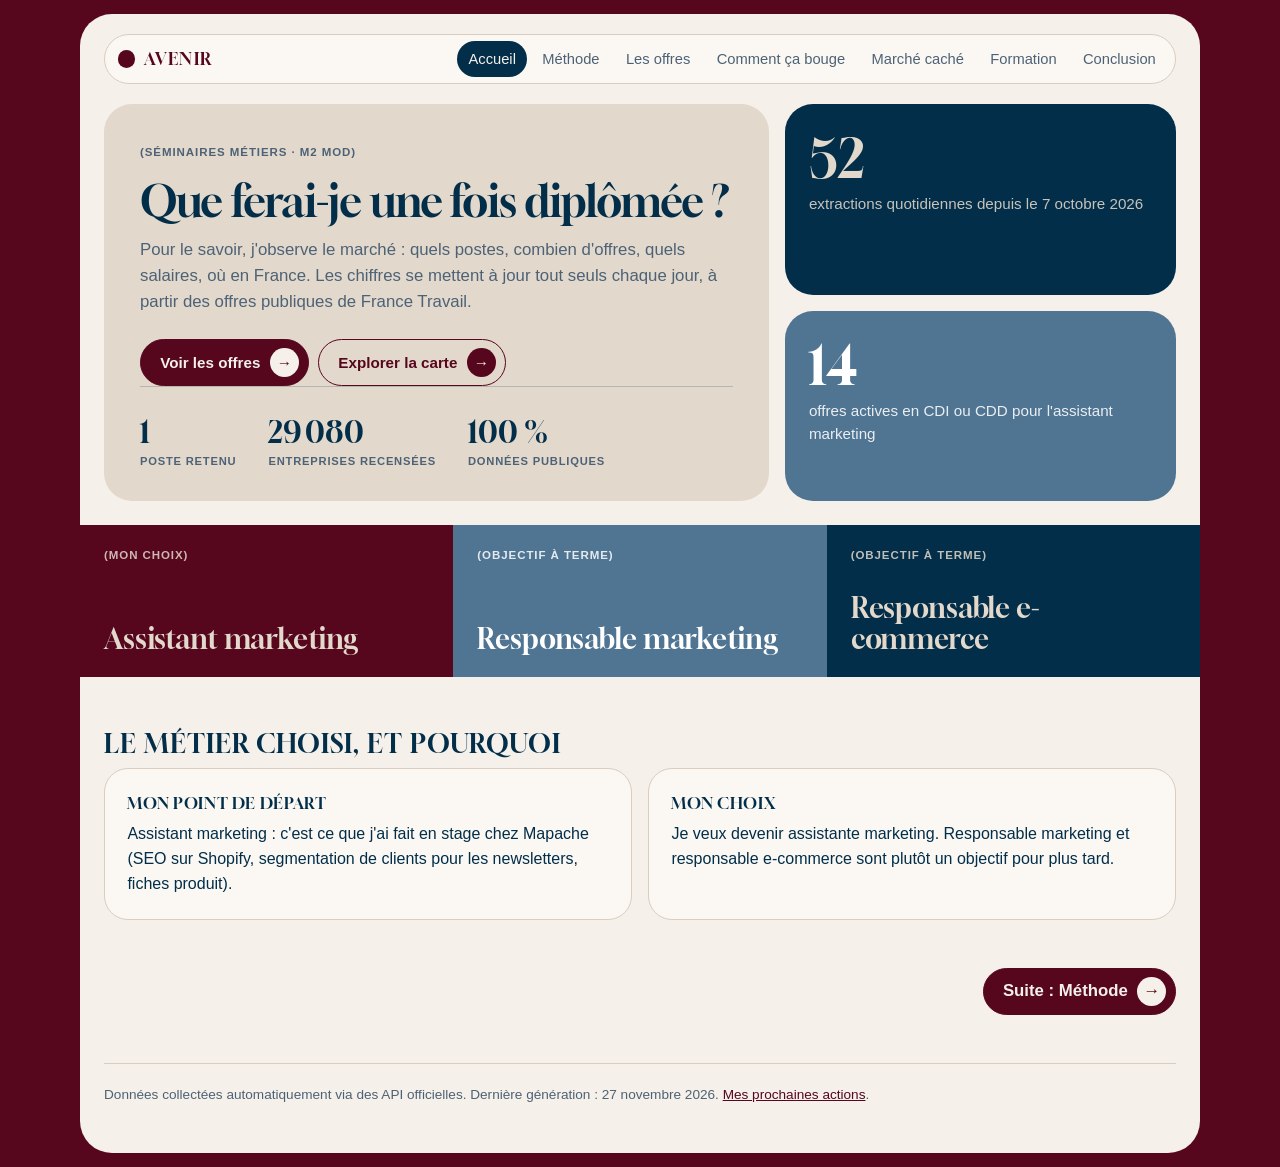
<file: index.html>
<!DOCTYPE html>
<html lang="fr">
<head>
<meta charset="UTF-8">
<meta name="viewport" content="width=device-width, initial-scale=1.0">
<title>avenir — Que ferai-je une fois diplômée ?</title>
<link rel="stylesheet" href="assets/commun.css?v=29">
</head>
<body>
<main>
  <nav id="nav"></nav>

  <div class="bento">
    <header class="hero">
      <p class="etiquette" id="suivi">Séminaires métiers · M2 MOD</p>
      <h1>Que ferai-je une fois diplômée&nbsp;?</h1>
      <p class="sub">Pour le savoir, j'observe le marché : quels postes, combien d'offres, quels salaires, où en France. Les chiffres se mettent à jour tout seuls chaque jour, à partir des offres publiques de France Travail.</p>
      <div class="actions">
        <a class="btn" href="offres.html">Voir les offres</a>
        <a class="btn sec" href="entreprises.html#carte-territoire">Explorer la carte</a>
      </div>
      <div class="chiffres-hero">
        <div><b>1</b><span>poste retenu</span></div>
        <div><b id="h-entreprises">–</b><span>entreprises recensées</span></div>
        <div><b>100 %</b><span>données publiques</span></div>
      </div>
    </header>
    <div class="colonne">
      <div class="tuile navy"><p class="gros" id="t-jours">–</p><p class="legende" id="t-jours-leg">extractions quotidiennes</p></div>
      <div class="tuile blue"><p class="gros" id="t-offres">–</p><p class="legende">offres actives en CDI ou CDD pour l'assistant marketing</p></div>
    </div>
  </div>
  <div class="intitules-bande" role="group" aria-label="Les trois intitulés suivis">
    <a href="offres.html"><span class="etiquette">Mon choix</span><b>Assistant marketing</b></a>
    <a href="offres.html"><span class="etiquette">Objectif à terme</span><b>Responsable marketing</b></a>
    <a href="offres.html"><span class="etiquette">Objectif à terme</span><b>Responsable e-commerce</b></a>
  </div>
  <p id="erreur"></p>

  <h2 class="st" id="metier-choisi">Le métier choisi, et pourquoi</h2>
  <div class="grille" style="grid-template-columns:repeat(auto-fit,minmax(240px,1fr))">
    <div class="carte"><h3 style="margin:0 0 0.4rem">Mon point de départ</h3><p style="margin:0">Assistant marketing : c'est ce que j'ai fait en stage chez Mapache (SEO sur Shopify, segmentation de clients pour les newsletters, fiches produit).</p></div>
    <div class="carte"><h3 style="margin:0 0 0.4rem">Mon choix</h3><p style="margin:0">Je veux devenir assistante marketing. Responsable marketing et responsable e-commerce sont plutôt un objectif pour plus tard.</p></div>
  </div>

  <footer>Données collectées automatiquement via des API officielles. Dernière génération : <span id="genere"></span>. <a href="actions.html">Mes prochaines actions</a>.</footer>
</main>

<script src="assets/commun.js"></script>
<script>
navigation('index.html', false);

function carteChiffre(valeur, legende, lien) {
  return el('a', { className: 'carte', href: lien, style: 'text-decoration:none' }, [
    el('p', { className: 'gros', textContent: valeur }),
    el('p', { className: 'legende', textContent: legende }),
  ]);
}
function constat(gros, texte, lien, libelle) {
  return el('div', { className: 'carte decouverte' }, [
    el('p', { className: 'gros', textContent: gros }),
    el('p', { textContent: texte }),
    el('a', { href: lien, textContent: libelle + ' →' }),
  ]);
}
const part = (rep, nom) => { const r = rep.find(x => x.nom === nom); return r ? r.part : 0; };

Promise.all([
  fetch('data/resume_emploi.json').then(r => r.json()),
  fetch('data/resume_postes.json').then(r => r.json()),
  fetch('data/entreprises_resume.json').then(r => r.json()),
  fetch('data/questions.json').then(r => r.json()),
]).then(([emploi, postes, ent, q]) => {
  const jours = emploi.serie.length, depuis = emploi.serie[0].date;
  document.getElementById('t-jours').textContent = String(jours);
  document.getElementById('t-jours-leg').textContent = 'extractions quotidiennes depuis le ' + dateFr(depuis);
  document.getElementById('h-entreprises').textContent = fr(ent.total);
  document.getElementById('genere').textContent = dateFr(emploi.genere_le.slice(0, 10));

  const zone = document.getElementById('chiffres');
  const E = q.echelle;
  document.getElementById('t-offres').textContent = String(E['assistant-marketing'].actives);
}).catch(() => {
  document.getElementById('erreur').textContent =
    'Impossible de charger les données. En local, ouvre la page via un petit serveur (python3 -m http.server).';
});
</script>
</body>
</html>
</file>
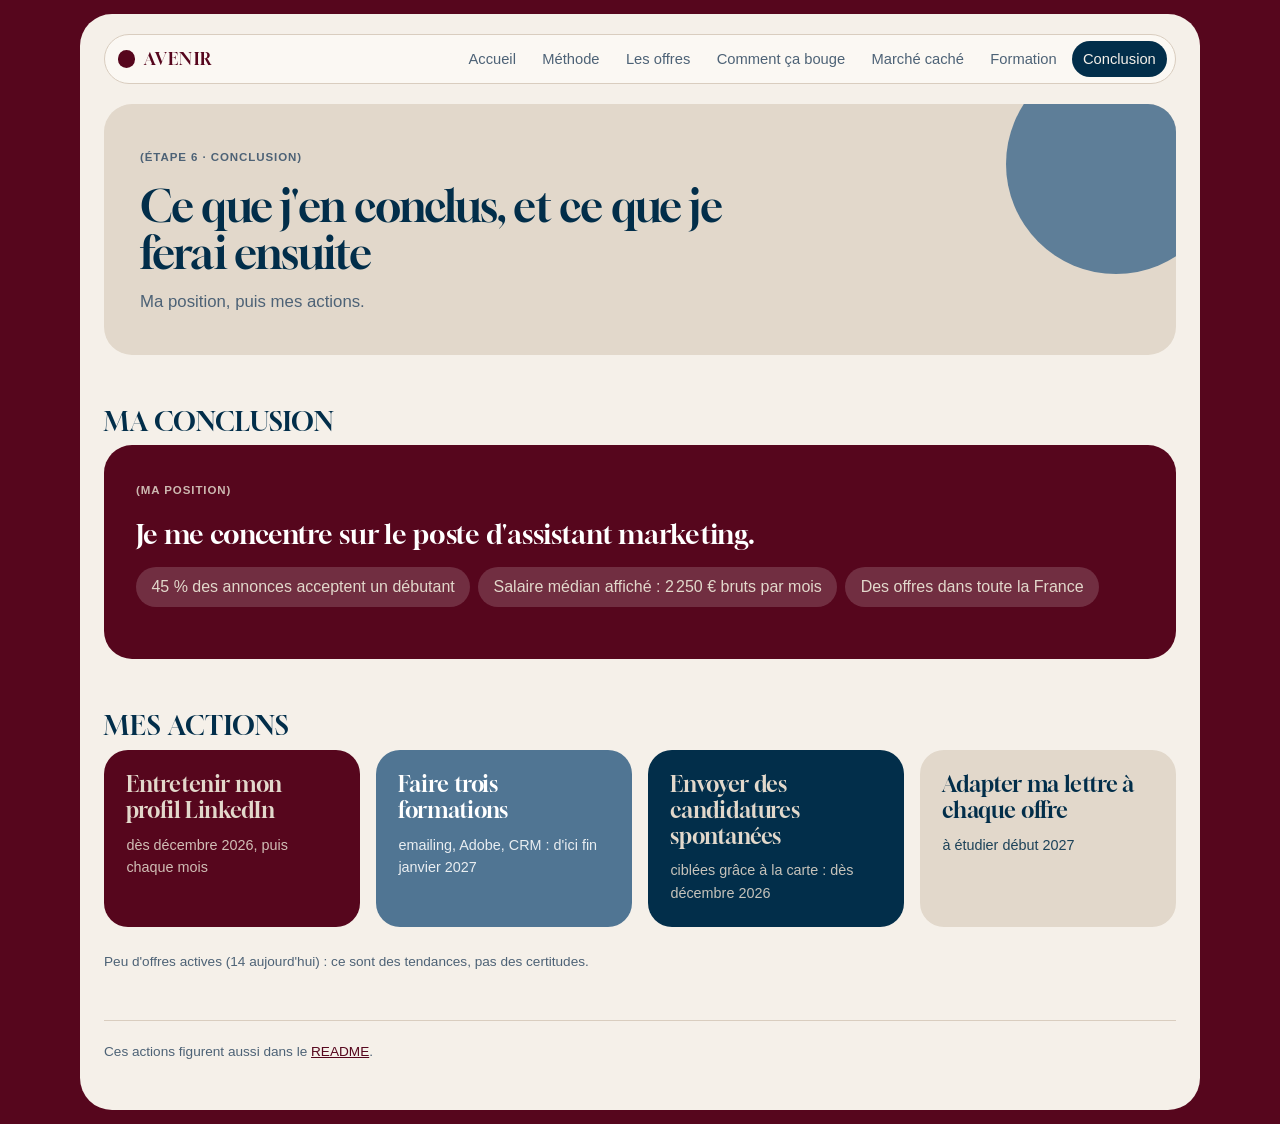
<file: actions.html>
<!DOCTYPE html>
<html lang="fr">
<head>
<meta charset="UTF-8">
<meta name="viewport" content="width=device-width, initial-scale=1.0">
<title>avenir — Conclusion et suite</title>
<link rel="stylesheet" href="assets/commun.css?v=29">
</head>
<body>
<main>
  <nav id="nav"></nav>

  <header class="hero">
    <p class="etiquette">Étape 6 · Conclusion</p>
    <h1>Ce que j'en conclus, et ce que je ferai ensuite</h1>
    <p class="sub">Ma position, puis mes actions.</p>
  </header>
  <p id="erreur"></p>

  <h2 class="st">Ma conclusion</h2>
  <div class="conclusion">
    <div class="position">
      <p class="etiquette">Ma position</p>
      <p class="gros-texte" id="c-position"></p>
      <div class="chips" id="c-preuves"></div>
    </div>
  </div>

  <h2 class="st">Mes actions</h2>
  <div class="chiffres" id="c-actions" style="grid-template-columns:repeat(auto-fit,minmax(210px,1fr))">
    <div class="carte"><h3 class="gros-titre">Entretenir mon profil LinkedIn</h3><p class="legende">dès décembre 2026, puis chaque mois</p></div>
    <div class="carte"><h3 class="gros-titre">Faire trois formations</h3><p class="legende">emailing, Adobe, CRM : d'ici fin janvier 2027</p></div>
    <div class="carte"><h3 class="gros-titre">Envoyer des candidatures spontanées</h3><p class="legende">ciblées grâce à la carte : dès décembre 2026</p></div>
    <div class="carte"><h3 class="gros-titre">Adapter ma lettre à chaque offre</h3><p class="legende">à étudier début 2027</p></div>
  </div>
  <p class="note" id="c-limites"></p>

  <footer>Ces actions figurent aussi dans le <a href="https://github.com/luciedscrs-byte/avenir#readme" target="_blank" rel="noopener">README</a>.</footer>
</main>
<script src="assets/commun.js"></script>
<script>
navigation('actions.html');

fetch('data/questions.json').then(r => r.json()).then(q => {
  const A = q.echelle['assistant-marketing'];
  document.getElementById('c-position').textContent = 'Je me concentre sur le poste d\'assistant marketing.';
  const preuves = document.getElementById('c-preuves');
  [A.debutant + ' % des annonces acceptent un débutant', 'Salaire médian affiché : ' + fr(A.salaire.mediane) + ' € bruts par mois', 'Des offres dans toute la France'].forEach(t =>
    preuves.appendChild(el('span', { className: 'chip', style: 'background:rgba(255,255,255,0.16);border-color:transparent;color:inherit;font-size:1rem', textContent: t })));
  document.getElementById('c-limites').textContent =
    'Peu d\'offres actives (' + A.actives + ' aujourd\'hui) : ce sont des tendances, pas des certitudes.';
}).catch(() => {
  document.getElementById('erreur').textContent = 'Impossible de charger les données. En local, ouvre la page via un petit serveur (python3 -m http.server).';
});
</script>
</body>
</html>
</file>
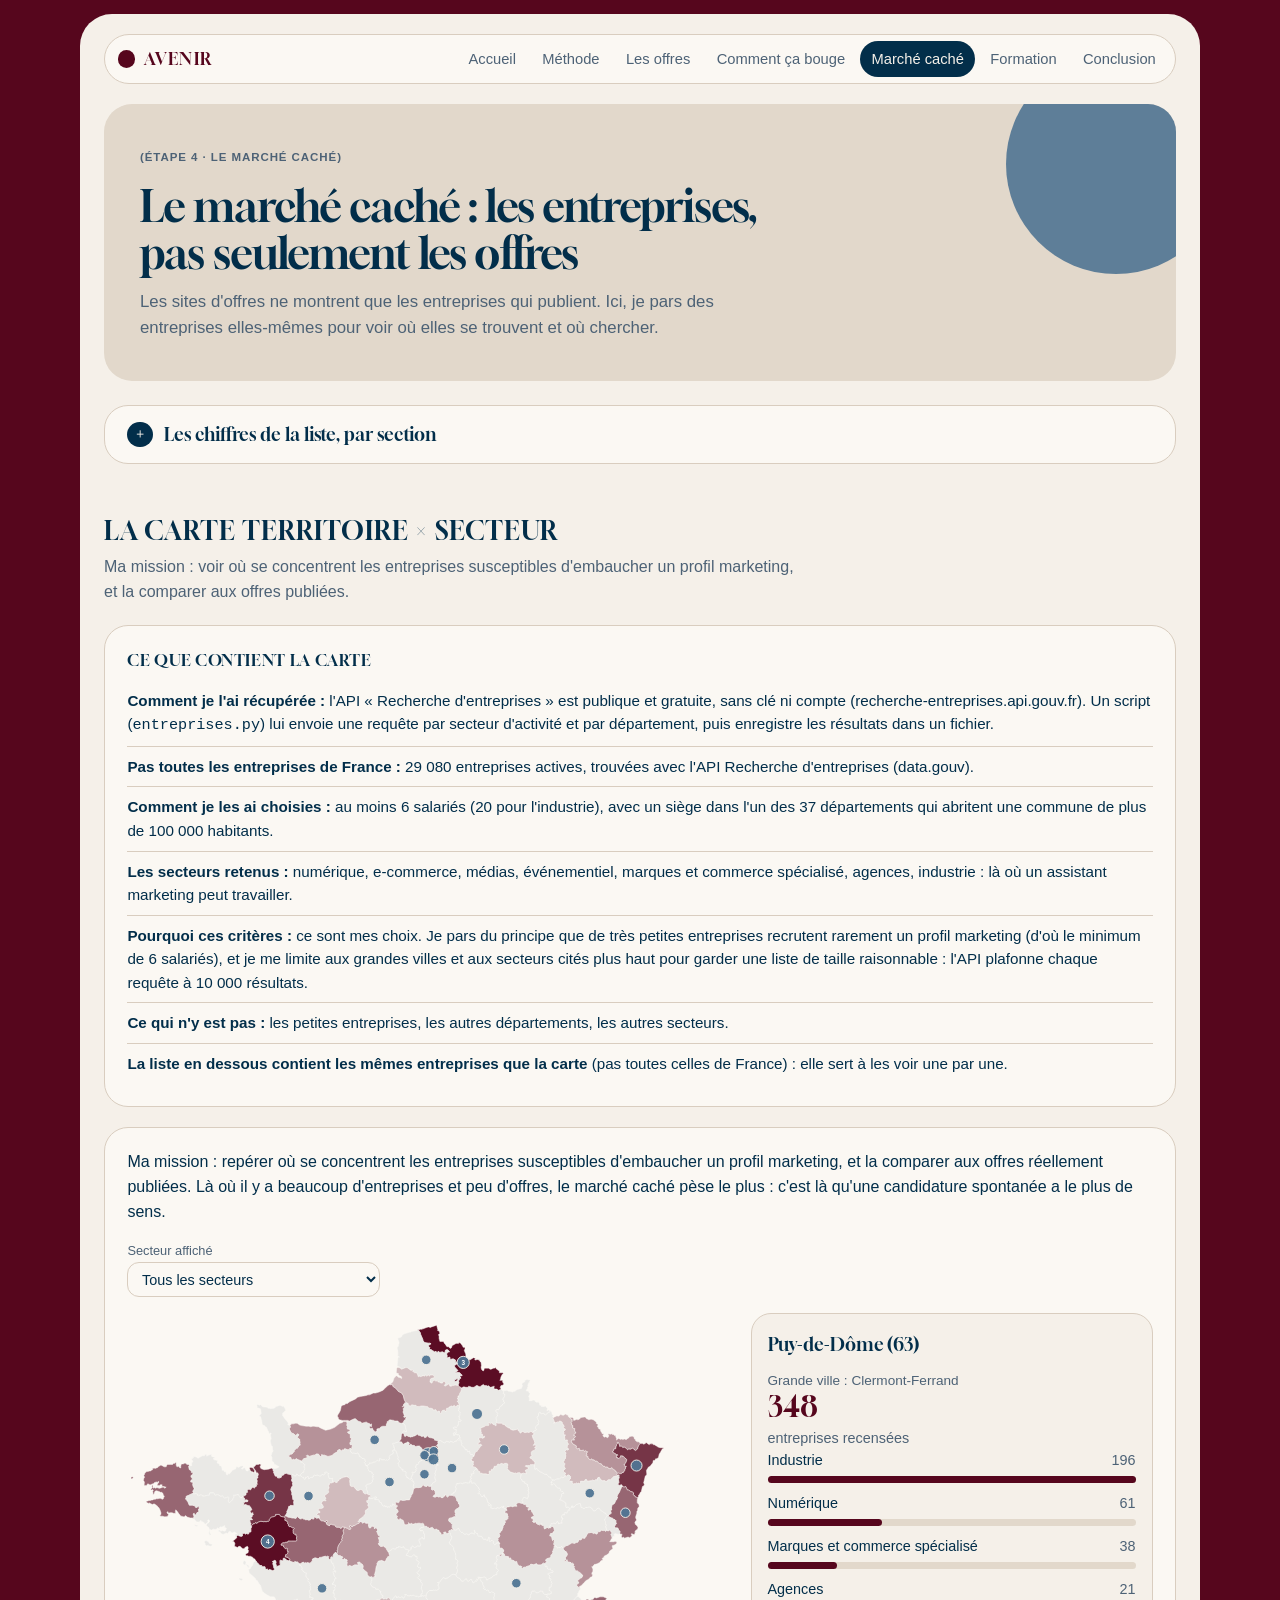
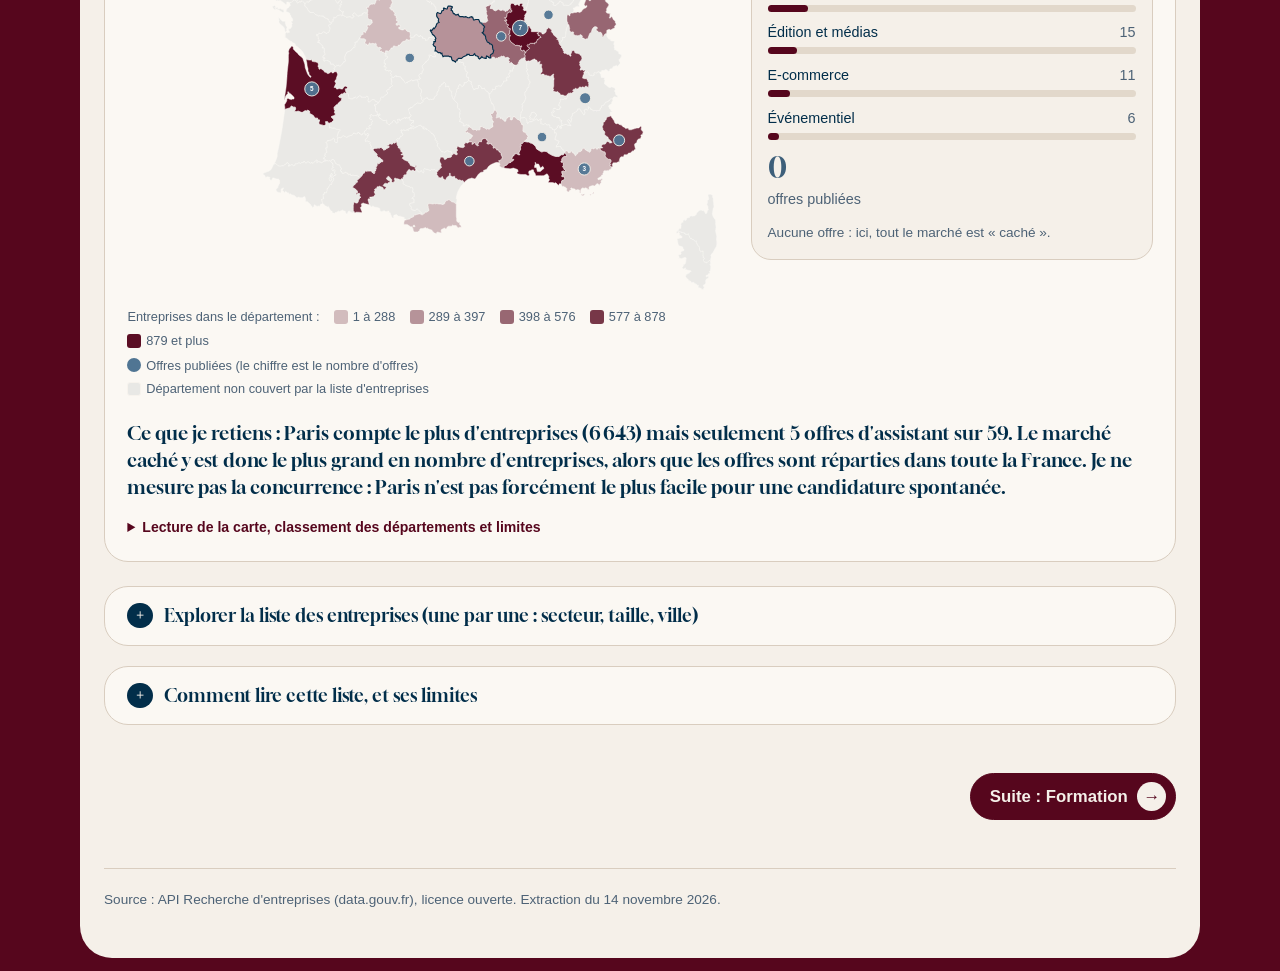
<file: entreprises.html>
<!DOCTYPE html>
<html lang="fr">
<head>
<meta charset="UTF-8">
<meta name="viewport" content="width=device-width, initial-scale=1.0">
<title>avenir — Le marché caché</title>
<link rel="stylesheet" href="assets/commun.css?v=29">
</head>
<body>
<main>
  <nav id="nav"></nav>
  <header class="hero">
    <p class="etiquette">Étape 4 · Le marché caché</p>
    <h1>Le marché caché : les entreprises, pas seulement les offres</h1>
    <p class="sub">Les sites d'offres ne montrent que les entreprises qui publient. Ici, je pars des entreprises elles-mêmes pour voir où elles se trouvent et où chercher.</p>
  </header>
  <p id="erreur"></p>

  <details class="depliant">
    <summary>Les chiffres de la liste, par section</summary>
  <p class="note" id="requete" style="margin:0 0 1rem"></p>

  <div class="chiffres">
    <div class="carte"><p class="gros" id="total">–</p><p class="legende">entreprises recensées</p></div>
    <div class="carte"><p class="gros" id="n-principale">–</p><p class="legende">cibles principales</p></div>
    <div class="carte"><p class="gros" id="n-industrie">–</p><p class="legende">industrie (à part)</p></div>
    <div class="carte"><p class="gros" id="n-agences">–</p><p class="legende">agences (à part)</p></div>
    <div class="carte"><p class="gros" id="n-nord">–</p><p class="legende">villes du nord (à part)</p></div>
  </div>
  </details>

  <h2 class="st" id="carte-titre">La carte territoire × secteur</h2>
  <p class="intro">Ma mission : voir où se concentrent les entreprises susceptibles d'embaucher un profil marketing, et la comparer aux offres publiées.</p>
  <div class="carte" style="margin-bottom:1.25rem">
    <h3 style="margin:0 0 0.5rem">Ce que contient la carte</h3>
    <ul class="liste-q">
      <li><b>Comment je l'ai récupérée :</b> l'API « Recherche d'entreprises » est publique et gratuite, sans clé ni compte (recherche-entreprises.api.gouv.fr). Un script (<code>entreprises.py</code>) lui envoie une requête par secteur d'activité et par département, puis enregistre les résultats dans un fichier.</li>
      <li><b>Pas toutes les entreprises de France :</b> 29 080 entreprises actives, trouvées avec l'API Recherche d'entreprises (data.gouv).</li>
      <li><b>Comment je les ai choisies :</b> au moins 6 salariés (20 pour l'industrie), avec un siège dans l'un des 37 départements qui abritent une commune de plus de 100 000 habitants.</li>
      <li><b>Les secteurs retenus :</b> numérique, e-commerce, médias, événementiel, marques et commerce spécialisé, agences, industrie : là où un assistant marketing peut travailler.</li>
      <li><b>Pourquoi ces critères :</b> ce sont mes choix. Je pars du principe que de très petites entreprises recrutent rarement un profil marketing (d'où le minimum de 6 salariés), et je me limite aux grandes villes et aux secteurs cités plus haut pour garder une liste de taille raisonnable : l'API plafonne chaque requête à 10 000 résultats.</li>
      <li><b>Ce qui n'y est pas :</b> les petites entreprises, les autres départements, les autres secteurs.</li>
      <li><b>La liste en dessous contient les mêmes entreprises que la carte</b> (pas toutes celles de France) : elle sert à les voir une par une.</li>
    </ul>
  </div>
  <div class="carte" style="margin-bottom:1.5rem" id="carte-territoire">
    <p id="carte-mission" style="margin-top:0"></p>
    <div class="filtres"><label>Secteur affiché<select id="c-groupe"></select></label></div>
    <div class="carte-grille">
      <div>
        <svg id="carte-svg" role="img" aria-label="Carte de France : entreprises par département et offres publiées"></svg>
        <div class="carte-legende" id="carte-legende"></div>
      </div>
      <div class="carte-detail" id="carte-detail"></div>
    </div>
    <p class="repere" id="carte-retient" style="margin-top:1rem"></p>
    <details class="mini"><summary>Lecture de la carte, classement des départements et limites</summary>
    <p class="note" id="carte-lecture"></p>
    <h3 style="font-size:1rem;margin:1.25rem 0 0.4rem">Les départements qui comptent le plus d'entreprises</h3>
    <div class="tableau">
      <table>
        <thead><tr><th>Département</th><th class="num">Entreprises</th><th class="num">Offres publiées</th><th class="num">Entreprises pour 1 offre</th></tr></thead>
        <tbody id="carte-tableau"></tbody>
      </table>
    </div>
    <p class="note" id="carte-limites"></p>
    </details>
  </div>

  <details class="depliant">
    <summary>Explorer la liste des entreprises (une par une : secteur, taille, ville)</summary>
    <p class="note" style="margin:0 0 1rem">La carte montre où se trouvent les entreprises, département par département. La liste donne les entreprises une par une, avec leur secteur et leur taille : elle sert à choisir qui contacter une fois la zone choisie.</p>
  <p class="intro">Toutes les entreprises recensées, à filtrer par région, ville, secteur ou taille. Les plus grandes d'abord.</p>
  <div class="carte" style="margin-bottom:1.5rem">
    <div class="onglets" id="onglets"></div>
    <div class="filtres">
      <label>Région<select id="f-region"></select></label>
      <label>Grande ville<select id="f-ville"></select></label>
      <label>Secteur<select id="f-groupe"></select></label>
      <label>Taille minimum<select id="f-taille"></select></label>
      <label>Nom contient<input id="f-nom" type="search" placeholder="ex. studio"></label>
    </div>
    <p class="note" id="compte"></p>
    <div class="tableau">
      <table>
        <thead><tr><th>Entreprise</th><th>Type</th><th>Secteur</th><th>Commune</th><th class="num">Salariés</th><th class="num">Créée</th></tr></thead>
        <tbody id="lignes"></tbody>
      </table>
    </div>
    <div class="pagination">
      <button id="prec">Précédent</button><span id="page"></span><button id="suiv">Suivant</button>
      <a href="data/entreprises.csv" download style="margin-left:auto;color:var(--accent)">Télécharger le CSV complet</a>
    </div>
  </div>
  </details>

  <details class="depliant" id="limites">
    <summary>Comment lire cette liste, et ses limites</summary>
    <ul>
      <li><strong>Sections.</strong> « Cibles principales » = numérique, e-commerce, médias, événementiel et commerce spécialisé, hors agences et hors villes du nord. « Industrie » = toute l'industrie manufacturière (alimentaire, chimie et cosmétique, pharmacie, machines, meubles…), ajoutée parce que l'industrie est le premier type d'employeur des offres de responsable marketing ; elle ne compte que les entreprises de 20 salariés et plus. « Agences » = publicité, communication, études de marché, design : récoltées mais séparées. « Villes du nord » = villes plus hautes que Paris et hors Île-de-France (Lille, Reims, Le Havre, Rouen, Amiens, Metz, Caen), tous types confondus.</li>
      <li><strong>Périmètre.</strong> Entreprises actives d'au moins 6 salariés (20 pour l'industrie), dont le siège est dans un département abritant une commune de plus de 100 000 habitants. Une région n'est donc couverte qu'en partie : le menu « Région » indique combien de ses départements sont inclus (par exemple 5 sur 12 en Auvergne-Rhône-Alpes). Elles sont choisies par leur code d'activité (NAF) : une entreprise de ces secteurs n'a pas forcément un poste marketing, et beaucoup d'entreprises qui en ont un sont dans d'autres secteurs.</li>
      <li><strong>Ce que l'API ne donne pas.</strong> Ni site web, ni téléphone, ni e-mail : ces colonnes viendront d'une autre source.</li>
      <li><strong>Données personnelles.</strong> Cette liste ne contient que des données d'entreprises, aucun nom de personne. Un contact éventuel se cherche ensuite à la main, en lien avec sa fonction, pour une finalité claire (une candidature), avec droit d'opposition, et la liste n'est jamais revendue.</li>
    </ul>
  </details>

  <footer>Source : API Recherche d'entreprises (data.gouv.fr), licence ouverte. Extraction du <span id="genere"></span>.</footer>
</main>

<script src="assets/commun.js"></script>
<script>
navigation('entreprises.html');
const PAR_PAGE = 10;
const SECTIONS = [
  { cle: 'principale', nom: 'Cibles principales' },
  { cle: 'industrie', nom: 'Industrie' },
  { cle: 'agences', nom: 'Agences' },
  { cle: 'nord', nom: 'Villes du nord' },
];
const SEUILS = [['0', 'Toutes (6 et plus)'], ['10', '10 et plus'], ['20', '20 et plus'], ['50', '50 et plus'], ['250', '250 et plus']];
const BORNE_BASSE = { '03': 6, '11': 10, '12': 20, '21': 50, '22': 100, '31': 200, '32': 250, '41': 500, '42': 1000, '51': 2000, '52': 5000, '53': 10000 };

let toutes = [], section = 'principale', page = 0;


function lireCsv(texte) {
  const lignes = [], texteSansBom = texte.replace(/^﻿/, '');
  let champ = '', ligne = [], guillemets = false;
  for (let i = 0; i < texteSansBom.length; i++) {
    const c = texteSansBom[i];
    if (guillemets) {
      if (c === '"' && texteSansBom[i + 1] === '"') { champ += '"'; i++; }
      else if (c === '"') guillemets = false;
      else champ += c;
    } else if (c === '"') guillemets = true;
    else if (c === ',') { ligne.push(champ); champ = ''; }
    else if (c === '\n') { ligne.push(champ); lignes.push(ligne); ligne = []; champ = ''; }
    else if (c !== '\r') champ += c;
  }
  if (champ || ligne.length) { ligne.push(champ); lignes.push(ligne); }
  const [entete, ...corps] = lignes;
  return corps.filter(l => l.length === entete.length).map(l => Object.fromEntries(entete.map((k, i) => [k, l[i]])));
}

function remplir(id, valeurs) {
  const s = document.getElementById(id);
  valeurs.forEach(v => s.appendChild(el('option', { value: v[0], textContent: v[1] })));
}

function filtrees() {
  const region = document.getElementById('f-region').value;
  const ville = document.getElementById('f-ville').value;
  const groupe = document.getElementById('f-groupe').value;
  const seuil = Number(document.getElementById('f-taille').value);
  const nom = document.getElementById('f-nom').value.trim().toLowerCase();
  return toutes.filter(e => e.section === section
    && (!region || e.region === region)
    && (!ville || e.grande_ville === ville)
    && (!groupe || e.groupe === groupe)
    && (BORNE_BASSE[e.effectif] || 0) >= seuil
    && (!nom || e.nom.toLowerCase().includes(nom)));
}

function afficher() {
  const liste = filtrees();
  const pages = Math.max(1, Math.ceil(liste.length / PAR_PAGE));
  page = Math.min(page, pages - 1);
  document.getElementById('compte').textContent = liste.length.toLocaleString('fr-FR') + ' entreprise(s), les plus grandes d\'abord.';
  const corps = document.getElementById('lignes');
  corps.replaceChildren();
  liste.slice(page * PAR_PAGE, (page + 1) * PAR_PAGE).forEach(e => corps.appendChild(el('tr', {}, [
    el('td', {}, [el('a', { href: e.fiche, target: '_blank', rel: 'noopener', textContent: e.nom })]),
    el('td', { textContent: e.type }),
    el('td', { textContent: e.groupe }),
    el('td', { textContent: e.commune + ' (' + e.departement + ')' }),
    el('td', { className: 'num', textContent: e.taille }),
    el('td', { className: 'num', textContent: e.date_creation.slice(0, 4) }),
  ])));
  document.getElementById('page').textContent = 'Page ' + (page + 1) + ' / ' + pages;
  document.getElementById('prec').disabled = page === 0;
  document.getElementById('suiv').disabled = page >= pages - 1;
  document.querySelectorAll('#onglets button').forEach(b => b.setAttribute('aria-pressed', b.dataset.cle === section));
}


// ---------- Carte territoire × secteur ----------
const NS = 'http://www.w3.org/2000/svg';
function svg(tag, attrs, enfants) {
  const e = document.createElementNS(NS, tag);
  Object.entries(attrs || {}).forEach(([k, v]) => e.setAttribute(k, v));
  (enfants || []).forEach(c => e.appendChild(c));
  return e;
}
function centre(geometrie) {
  const polygones = geometrie.type === 'Polygon' ? [geometrie.coordinates] : geometrie.coordinates;
  let meilleur = null, aireMax = -1;
  polygones.forEach(p => {
    const anneau = p[0];
    let a = 0, cx = 0, cy = 0;
    for (let i = 0; i < anneau.length - 1; i++) {
      const [x0, y0] = anneau[i], [x1, y1] = anneau[i + 1], f = x0 * y1 - x1 * y0;
      a += f; cx += (x0 + x1) * f; cy += (y0 + y1) * f;
    }
    a /= 2;
    if (Math.abs(a) > aireMax && a !== 0) { aireMax = Math.abs(a); meilleur = [cx / (6 * a), cy / (6 * a)]; }
  });
  return meilleur;
}
const COEF = Math.cos(46.5 * Math.PI / 180);
const projeter = ([lon, lat]) => [(lon + 5.2) * COEF * 100, (51.3 - lat) * 100];
function chemin(geometrie) {
  const polygones = geometrie.type === 'Polygon' ? [geometrie.coordinates] : geometrie.coordinates;
  return polygones.map(p => p.map(anneau => 'M' + anneau.map(pt => projeter(pt).map(v => v.toFixed(1)).join(',')).join('L') + 'Z').join('')).join('');
}

function initCarte(geo, carte, resume) {
  const departements = carte.departements;
  const noms = {}, centres = {};
  geo.features.forEach(f => { noms[f.properties.code] = f.properties.nom; centres[f.properties.code] = projeter(centre(f.geometry)); });
  noms['974'] = 'La Réunion';
  const largeur = (9.9 + 5.2) * COEF * 100, hauteur = (51.3 - 41.2) * 100;
  const zone = document.getElementById('carte-svg');
  zone.setAttribute('viewBox', '0 0 ' + Math.round(largeur) + ' ' + Math.round(hauteur));
  let choisi = '63';

  const libellePoste = k => carte.postes[k].libelle;
  document.getElementById('carte-mission').textContent =
    'Ma mission : repérer où se concentrent les entreprises susceptibles d\'embaucher un profil marketing, et la comparer aux offres réellement publiées. ' +
    'Là où il y a beaucoup d\'entreprises et peu d\'offres, le marché caché pèse le plus : c\'est là qu\'une candidature spontanée a le plus de sens.';
  remplir('c-groupe', [['total', 'Tous les secteurs']].concat(carte.groupes.map(g => [g, g])));

  function nbEntreprises(d, groupe) { return ((departements[d] || {}).entreprises || {})[groupe] || 0; }
  function nbOffres(d) { return ((departements[d] || {}).offres || {}).total || 0; }

  function dessiner() {
    const groupe = document.getElementById('c-groupe').value;
    const couverts = Object.keys(departements).filter(d => departements[d].couvert && geo.features.some(f => f.properties.code === d));
    const valeurs = couverts.map(d => nbEntreprises(d, groupe)).filter(v => v > 0).sort((a, b) => a - b);
    const seuil = q => valeurs.length ? valeurs[Math.min(valeurs.length - 1, Math.floor(q * valeurs.length))] : 0;
    const bornes = [seuil(0.2), seuil(0.4), seuil(0.6), seuil(0.8)];
    const classe = v => v <= 0 ? -1 : bornes.filter(b => v > b).length;
    const OPACITE = [0.25, 0.42, 0.6, 0.8, 0.97];
    zone.replaceChildren();

    geo.features.forEach(f => {
      const d = f.properties.code, couvert = !!(departements[d] && departements[d].couvert);
      const c = classe(nbEntreprises(d, groupe));
      const p = svg('path', {
        d: chemin(f.geometry), 'stroke': 'var(--card)', 'stroke-width': '0.8', 'class': 'dep' + (d === choisi ? ' choisi' : ''),
        'fill': couvert && c >= 0 ? 'var(--accent)' : 'var(--muted)', 'fill-opacity': couvert && c >= 0 ? OPACITE[c] : (couvert ? 0.06 : 0.1),
        'tabindex': '0', 'role': 'button', 'aria-label': noms[d] + ' : ' + nbEntreprises(d, groupe) + ' entreprises, ' + nbOffres(d) + ' offres',
      }, [svg('title', {}, [document.createTextNode(noms[d] + ' : ' + fr(nbEntreprises(d, groupe)) + ' entreprises, ' + nbOffres(d) + ' offres publiées')])]);
      p.onclick = () => { choisi = d; dessiner(); };
      p.onkeydown = e => { if (e.key === 'Enter' || e.key === ' ') { e.preventDefault(); choisi = d; dessiner(); } };
      if (!couvert) p.setAttribute('stroke-dasharray', '0');
      zone.appendChild(p);
    });
    // ronds d'offres, par-dessus
    Object.keys(departements).forEach(d => {
      const n = nbOffres(d);
      if (!n || !centres[d]) return;
      const [x, y] = centres[d];
      const r = svg('circle', { cx: x.toFixed(1), cy: y.toFixed(1), r: (5 + 3.2 * Math.sqrt(n)).toFixed(1), 'class': 'rond-offres', 'pointer-events': 'none' });
      zone.appendChild(r);
      if (n >= 3) zone.appendChild(svg('text', { x: x.toFixed(1), y: (y + 4).toFixed(1), 'class': 'rond-nb', 'text-anchor': 'middle', 'pointer-events': 'none' }, [document.createTextNode(n)]));
    });
    // Réunion (hors carte)
    legende(groupe, bornes, valeurs.length > 0);
    detail(groupe);
    tableau(groupe, couverts);
    lecture(groupe, couverts);
  }

  function legende(groupe, bornes, ok) {
    const zoneLeg = document.getElementById('carte-legende');
    zoneLeg.replaceChildren();
    const OPA = [0.25, 0.42, 0.6, 0.8, 0.97];
    const pas = [];
    const tous = [0].concat(bornes).concat([Infinity]);
    for (let i = 0; i < 5; i++) pas.push([tous[i] + 1, tous[i + 1]]);
    const ligne1 = el('div', { className: 'leg-ligne' }, [el('span', { className: 'leg-titre', textContent: 'Entreprises dans le département :' })]);
    pas.forEach((p, i) => {
      if (!ok) return;
      const sw = el('span', { className: 'leg-sw' }); sw.style.background = 'var(--accent)'; sw.style.opacity = OPA[i];
      ligne1.appendChild(el('span', { className: 'leg-item' }, [sw, el('span', { textContent: p[1] === Infinity ? fr(p[0]) + ' et plus' : (p[0] === p[1] ? fr(p[0]) : fr(p[0]) + ' à ' + fr(p[1])) })]));
    });
    const gris = el('span', { className: 'leg-sw' }); gris.style.background = 'var(--muted)'; gris.style.opacity = 0.1; gris.style.border = '1px solid var(--line)';
    const rond = el('span', { className: 'leg-rond' });
    zoneLeg.appendChild(ligne1);
    zoneLeg.appendChild(el('div', { className: 'leg-ligne' }, [
      el('span', { className: 'leg-item' }, [rond, el('span', { textContent: 'Offres publiées (le chiffre est le nombre d\'offres)' })]),
      el('span', { className: 'leg-item' }, [gris, el('span', { textContent: 'Département non couvert par la liste d\'entreprises' })]),
    ]));
  }

  function detail(groupe) {
    const z = document.getElementById('carte-detail');
    z.replaceChildren();
    const dep = departements[choisi];
    z.appendChild(el('h3', { textContent: (noms[choisi] || choisi) + ' (' + choisi + ')' }));
    if (!dep) { z.appendChild(el('p', { textContent: 'Aucune entreprise ni offre dans ce département.' })); return; }
    z.appendChild(el('p', { className: 'note', textContent: dep.couvert ? 'Grande ville : ' + dep.ville : 'Département non couvert par la liste d\'entreprises (pas de commune de plus de 100 000 habitants).' }));
    if (dep.couvert) {
      z.appendChild(el('p', { className: 'gros', style: 'font-size:1.8rem', textContent: fr(dep.entreprises.total) }));
      z.appendChild(el('p', { className: 'legende', textContent: 'entreprises recensées' }));
      const secteurs = Object.entries(dep.entreprises).filter(([k]) => k !== 'total').sort((a, b) => b[1] - a[1]);
      const max = secteurs.length ? secteurs[0][1] : 1;
      secteurs.forEach(([k, v]) => z.appendChild(el('div', { className: 'barre' }, [
        el('span', { className: 'nom', textContent: k }), el('span', { className: 'n', textContent: fr(v) }),
        el('span', { className: 'piste' }, [el('span', { style: 'width:' + Math.round(100 * v / max) + '%' })])])));
    }
    z.appendChild(el('p', { className: 'gros', style: 'font-size:1.8rem;color:var(--accent2-text);margin-top:0.75rem', textContent: String(dep.offres.total || 0) }));
    z.appendChild(el('p', { className: 'legende', textContent: 'offres publiées' + (dep.offres.total ? ' : ' + Object.keys(carte.postes).filter(k => dep.offres[k]).map(k => libellePoste(k) + ' ' + dep.offres[k]).join(', ') : '') }));
    if (dep.couvert && dep.offres.total === 0) z.appendChild(el('p', { className: 'note', textContent: 'Aucune offre : ici, tout le marché est « caché ».' }));
  }

  function tableau(groupe, couverts) {
    const t = document.getElementById('carte-tableau');
    t.replaceChildren();
    couverts.sort((a, b) => nbEntreprises(b, groupe) - nbEntreprises(a, groupe)).slice(0, 10).forEach(d => {
      const e = nbEntreprises(d, groupe), o = nbOffres(d);
      const tr = el('tr', {}, [
        el('td', { textContent: (noms[d] || d) + ' (' + d + ')' }),
        el('td', { className: 'num', textContent: fr(e) }),
        el('td', { className: 'num', textContent: String(o) }),
        el('td', { className: 'num', textContent: o ? fr(Math.round(e / o)) : 'aucune offre' }),
      ]);
      tr.className = d === choisi ? 'ligne-choisie' : '';
      tr.style.cursor = 'pointer';
      tr.onclick = () => { choisi = d; dessiner(); };
      t.appendChild(tr);
    });
  }

  function lecture(groupe, couverts) {
    const totalEnt = couverts.reduce((s, d) => s + nbEntreprises(d, groupe), 0);
    const totalOff = couverts.reduce((s, d) => s + nbOffres(d), 0);
    const tete = couverts.slice().sort((a, b) => nbEntreprises(b, groupe) - nbEntreprises(a, groupe)).slice(0, 5);
    const partEnt = tete.reduce((s, d) => s + nbEntreprises(d, groupe), 0), partOff = tete.reduce((s, d) => s + nbOffres(d), 0);
    const horsCouv = Object.values(departements).filter(d => !d.couvert).reduce((s, d) => s + (d.offres.total || 0), 0);
    const totalLoc = Object.values(departements).reduce((s, d) => s + (d.offres.total || 0), 0);
    const pct = (a, b) => b ? Math.round(100 * a / b) : 0;
    const par = departements['75'] || { entreprises: { total: 0 }, offres: { total: 0 } };
    document.getElementById('carte-retient').textContent =
      'Ce que je retiens : Paris compte le plus d\'entreprises (' + fr(par.entreprises.total) + ') mais seulement ' + par.offres.total + ' offres d\'assistant sur ' + totalLoc + '. Le marché caché y est donc le plus grand en nombre d\'entreprises, alors que les offres sont réparties dans toute la France. Je ne mesure pas la concurrence : Paris n\'est pas forcément le plus facile pour une candidature spontanée.';
    document.getElementById('carte-lecture').textContent =
      'Plus la zone est foncée, plus il y a d\'entreprises ; chaque rond bleu montre les offres publiées. Une zone foncée sans rond, c\'est du marché caché. ' +
      'Les 5 départements les plus riches en entreprises (' + tete.map(d => noms[d]).join(', ') + ') regroupent ' + pct(partEnt, totalEnt) + ' % des entreprises recensées' +
      (totalOff ? ' mais ' + pct(partOff, totalOff) + ' % des offres publiées dans les départements couverts' : '') + '. ' +
      horsCouv + ' des ' + totalLoc + ' offres localisées sont dans des départements que la liste ne couvre pas (zones grises).';
  }

  document.getElementById('carte-limites').textContent =
    'Limites : les entreprises sont placées au département de leur siège, les offres au département du lieu de travail ; les offres sont comptées une fois depuis le début du suivi de chaque poste (' +
    Object.keys(carte.postes).map(k => libellePoste(k) + ' depuis le ' + dateFr(carte.postes[k].depuis)).join(' ; ') + '), vrais CDI et CDD seulement ; ' +
    'la liste ne contient que les départements abritant une commune de plus de 100 000 habitants ; ' + Object.values(carte.offres_sans_departement).reduce((a, b) => a + b, 0) +
    ' offres sans département précis ne sont pas placées ; la Réunion (974) n\'est pas dessinée. « Entreprises pour 1 offre » est un ordre de grandeur, pas un taux : la liste recense des entreprises, pas des postes à pourvoir.';
  document.getElementById('c-groupe').onchange = dessiner;
  dessiner();
}
Promise.all([
  fetch('assets/departements.geojson').then(r => r.json()),
  fetch('data/carte.json').then(r => r.json()),
]).then(([geo, carte]) => initCarte(geo, carte)).catch(() => {
  document.getElementById('carte-lecture').textContent = 'Carte indisponible (données non chargées).';
});

Promise.all([
  fetch('data/entreprises.csv').then(r => { if (!r.ok) throw new Error(r.status); return r.text(); }),
  fetch('data/entreprises_resume.json').then(r => r.json()),
]).then(([csv, resume]) => {
  toutes = lireCsv(csv);
  document.getElementById('requete').textContent = 'Requête : API Recherche d\'entreprises, entreprises actives d\'au moins ' + resume.taille_min + ', dans ' +
    Object.keys(resume.par_ville).length + ' grandes villes ou agglomérations.';
  document.getElementById('total').textContent = resume.total.toLocaleString('fr-FR');
  SECTIONS.forEach(s => {
    document.getElementById('n-' + s.cle).textContent = (resume.sections[s.cle] || 0).toLocaleString('fr-FR');
    const b = el('button', { textContent: s.nom + ' (' + (resume.sections[s.cle] || 0).toLocaleString('fr-FR') + ')' });
    b.dataset.cle = s.cle;
    b.onclick = () => { section = s.cle; page = 0; afficher(); };
    document.getElementById('onglets').appendChild(b);
  });
  remplir('f-region', [['', 'Toutes']].concat(Object.entries(resume.regions).map(([nom, r]) =>
    [nom, nom + ' (' + r.departements_couverts + '/' + r.departements_total + ' départements)'])));
    remplir('f-ville', [['', 'Toutes']].concat(Object.keys(resume.par_ville).sort().map(v => [v, v])));
  remplir('f-groupe', [['', 'Tous']].concat(Object.keys(resume.par_groupe).sort().map(g => [g, g])));
  remplir('f-taille', SEUILS);
  document.getElementById('genere').textContent = new Date(resume.genere_le + 'T12:00:00').toLocaleDateString('fr-FR', { day: 'numeric', month: 'long', year: 'numeric' });
  ['f-region', 'f-ville', 'f-groupe', 'f-taille'].forEach(id => document.getElementById(id).onchange = () => { page = 0; afficher(); });
  document.getElementById('f-nom').oninput = () => { page = 0; afficher(); };
  document.getElementById('prec').onclick = () => { page--; afficher(); };
  document.getElementById('suiv').onclick = () => { page++; afficher(); };
  afficher();
}).catch(() => {
  document.getElementById('erreur').textContent =
    'Impossible de charger data/entreprises.csv. En local, ouvre la page via un petit serveur (python3 -m http.server).';
});
</script>
</body>
</html>
</file>
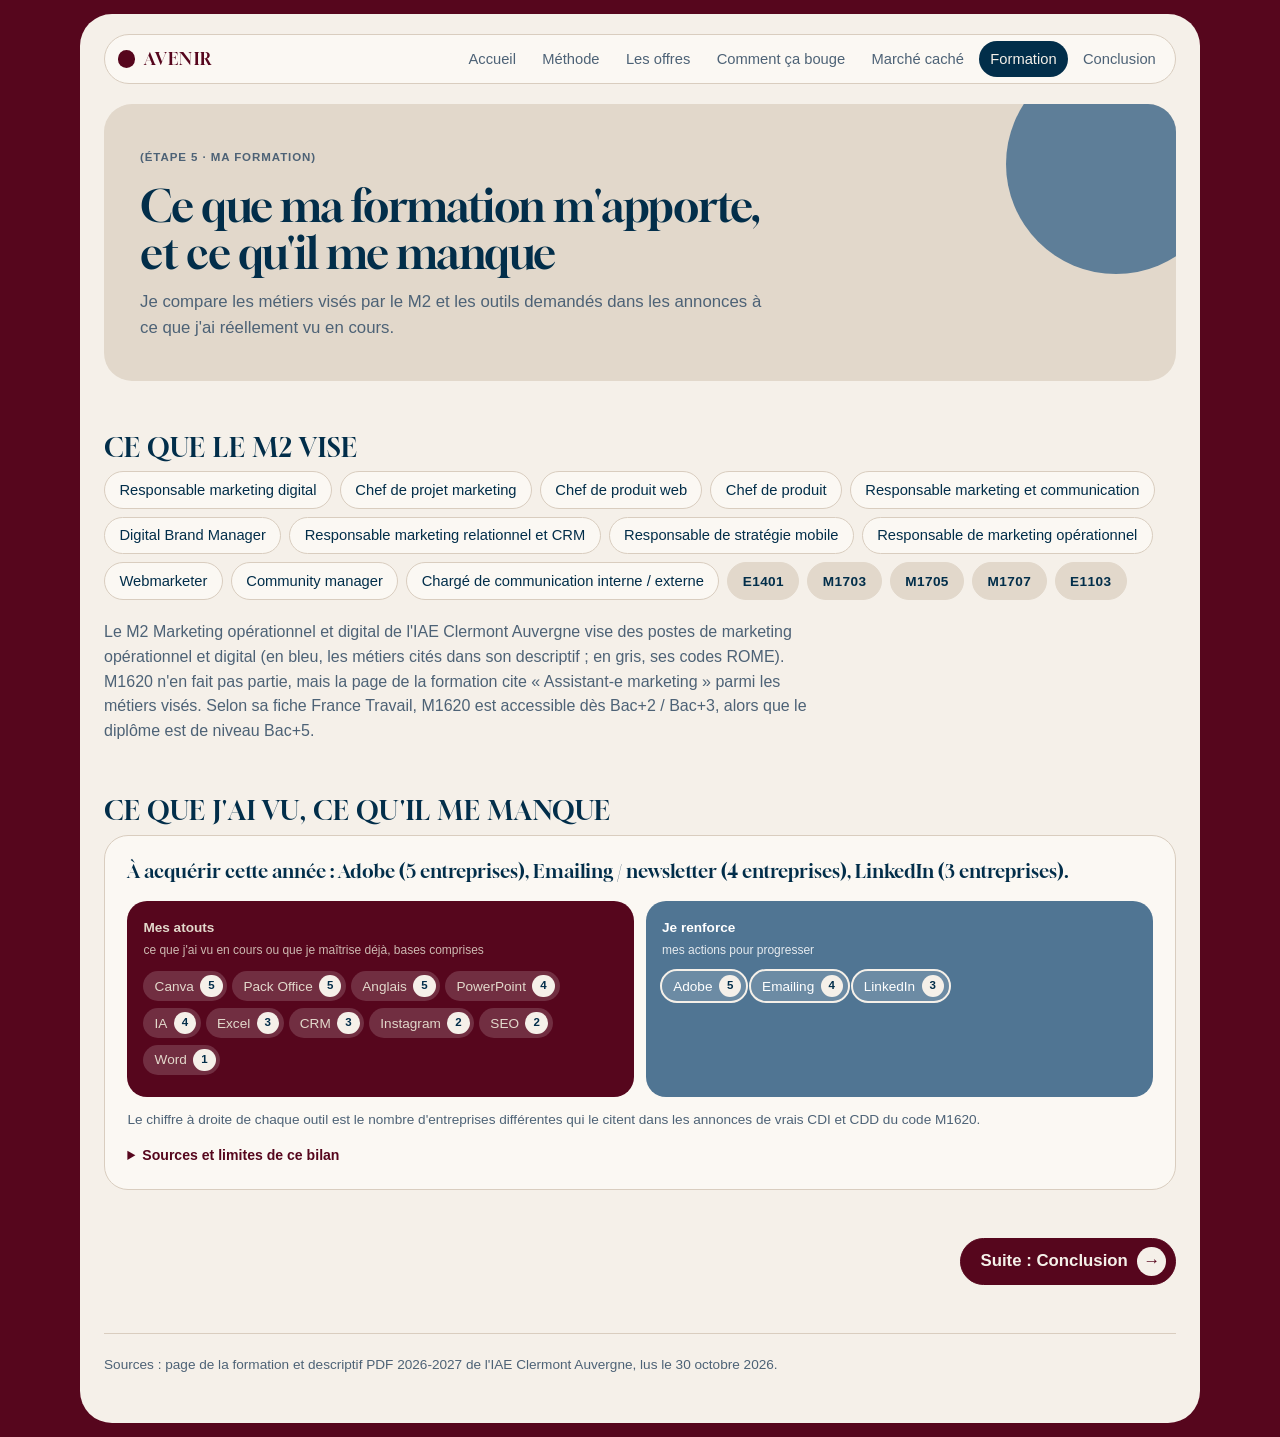
<file: formation.html>
<!DOCTYPE html>
<html lang="fr">
<head>
<meta charset="UTF-8">
<meta name="viewport" content="width=device-width, initial-scale=1.0">
<title>avenir — Ma formation</title>
<link rel="stylesheet" href="assets/commun.css?v=29">
</head>
<body>
<main>
  <nav id="nav"></nav>

  <header class="hero">
    <p class="etiquette">Étape 5 · Ma formation</p>
    <h1>Ce que ma formation m'apporte, et ce qu'il me manque</h1>
    <p class="sub">Je compare les métiers visés par le M2 et les outils demandés dans les annonces à ce que j'ai réellement vu en cours.</p>
  </header>
  <p id="erreur"></p>

  <h2 class="st">Ce que le M2 vise</h2>
  <div class="chips" id="formation-chips"></div>
  <p class="intro" id="formation-vise"></p>

  <h2 class="st">Ce que j'ai vu, ce qu'il me manque</h2>
  <div class="carte" style="margin-bottom:1.5rem">
    <p class="repere" id="a-acquerir"></p>
    <div class="bilan deux" id="bilan"></div>
    <p class="note">Le chiffre à droite de chaque outil est le nombre d'entreprises différentes qui le citent dans les annonces de vrais CDI et CDD du code M1620.</p>
    <details class="mini"><summary>Sources et limites de ce bilan</summary><p id="formation-note"></p></details>
  </div>

  <footer>Sources : page de la formation et descriptif PDF 2026-2027 de l'IAE Clermont Auvergne, <span id="lu-le"></span>.</footer>
</main>

<script src="assets/commun.js"></script>
<script>
navigation('formation.html');
const SEUIL_ENTREPRISES = 3;

Promise.all([
  fetch('data/resume_emploi.json').then(r => r.json()),
  fetch('data/formation.json').then(r => r.json()),
  fetch('data/questions.json').then(r => r.json()),
]).then(([d, f, q]) => {
  const x = d.derniere;
  document.getElementById('lu-le').textContent = 'lus le ' + dateFr(f.lu_le);
  const zoneChips = document.getElementById('formation-chips');
  f.metiers_vises_descriptif.forEach(m => zoneChips.appendChild(el('span', { className: 'chip marine' }, [document.createTextNode(m)])));
  f.codes_rome_vises_descriptif.forEach(c => zoneChips.appendChild(el('span', { className: 'chip code', textContent: c })));
  document.getElementById('formation-vise').textContent =
    'Le M2 Marketing opérationnel et digital de l\'IAE Clermont Auvergne vise des postes de marketing opérationnel et digital (en bleu, les métiers cités dans son descriptif ; en gris, ses codes ROME). ' +
    'M1620 n\'en fait pas partie, mais la page de la formation cite « Assistant-e marketing » parmi les métiers visés. ' +
    'Selon sa fiche France Travail, M1620 est accessible dès Bac+2 / Bac+3, alors que le diplôme est de niveau Bac+5.';
      const NIVEAUX = [
        { cle: 'col-1', titre: 'Mes atouts', sous: 'ce que j\'ai vu en cours ou que je maîtrise déjà, bases comprises', test: (n, vu) => !vu.a_acquerir && /vu en cours|je le connais|notion de base/.test(n) },
        { cle: 'col-2', titre: 'Je renforce', sous: 'mes actions pour progresser', test: (n, vu) => !!vu.a_acquerir },
      ];
      const outilsVus = x.outils.liste.filter(o => f.outils[o.nom] && f.outils[o.nom].vu);
      const zoneBilan = document.getElementById('bilan');
      NIVEAUX.forEach(nv => {
        const col = el('div', { className: nv.cle }, [el('h3', { textContent: nv.titre }), el('p', { className: 'sous', textContent: nv.sous })]);
        const liste = outilsVus.filter(o => nv.test((f.outils[o.nom].vu.niveau || '').toLowerCase(), f.outils[o.nom].vu));
        liste.forEach(o => {
          const cible = f.outils[o.nom].vu.a_acquerir && o.entreprises >= SEUIL_ENTREPRISES;
          col.appendChild(el('span', { className: 'pastille' + (cible ? ' cible' : ''), title: f.outils[o.nom].vu.precision || '' }, [document.createTextNode(o.nom.replace(/ \(.*\)$/, '').replace(/ \/ .*/, '')), el('b', { textContent: String(o.entreprises) })]));
        });
        if (!liste.length) col.appendChild(el('p', { className: 'vide', textContent: 'Aucun outil cité' }));
        zoneBilan.appendChild(col);
      });
      const aAcquerir = x.outils.liste.filter(o => (f.outils[o.nom]?.vu || {}).a_acquerir && o.entreprises >= SEUIL_ENTREPRISES);
      document.getElementById('a-acquerir').textContent = aAcquerir.length
        ? 'À acquérir cette année : ' + aAcquerir.map(o => o.nom.replace(/ \(.*\)$/, '') + ' (' + o.entreprises + ' entreprises)').join(', ') + '.'
        : '';
      const note = document.getElementById('formation-note');
      note.append(f.limites + ' Sources : ');
      f.sources.forEach((s, i) => { if (i) note.append(' et '); note.appendChild(el('a', { href: s.url, target: '_blank', rel: 'noopener', textContent: s.libelle })); });
      note.append(', lus le ' + dateFr(f.lu_le) + '.');

  // LinkedIn est peu cité dans les annonces d'assistant, mais beaucoup plus dans celles de responsable : on le dit
  const li = q.outils.outils.find(o => o.nom === 'LinkedIn');
  const deja = document.getElementById('a-acquerir');
  if (li && f.outils['LinkedIn'] && f.outils['LinkedIn'].vu && f.outils['LinkedIn'].vu.a_acquerir && !/LinkedIn/.test(deja.textContent)) {
    deja.textContent = (deja.textContent || 'À acquérir cette année :').replace(/\.$/, '') + ', et LinkedIn, cité dans ' + li.assistant + ' % des annonces d\'assistant.';
  }
}).catch(err => {
  console.error(err);
  document.getElementById('erreur').textContent = 'Impossible de charger les données. En local, ouvre la page via un petit serveur (python3 -m http.server).';
});
</script>
</body>
</html>
</file>
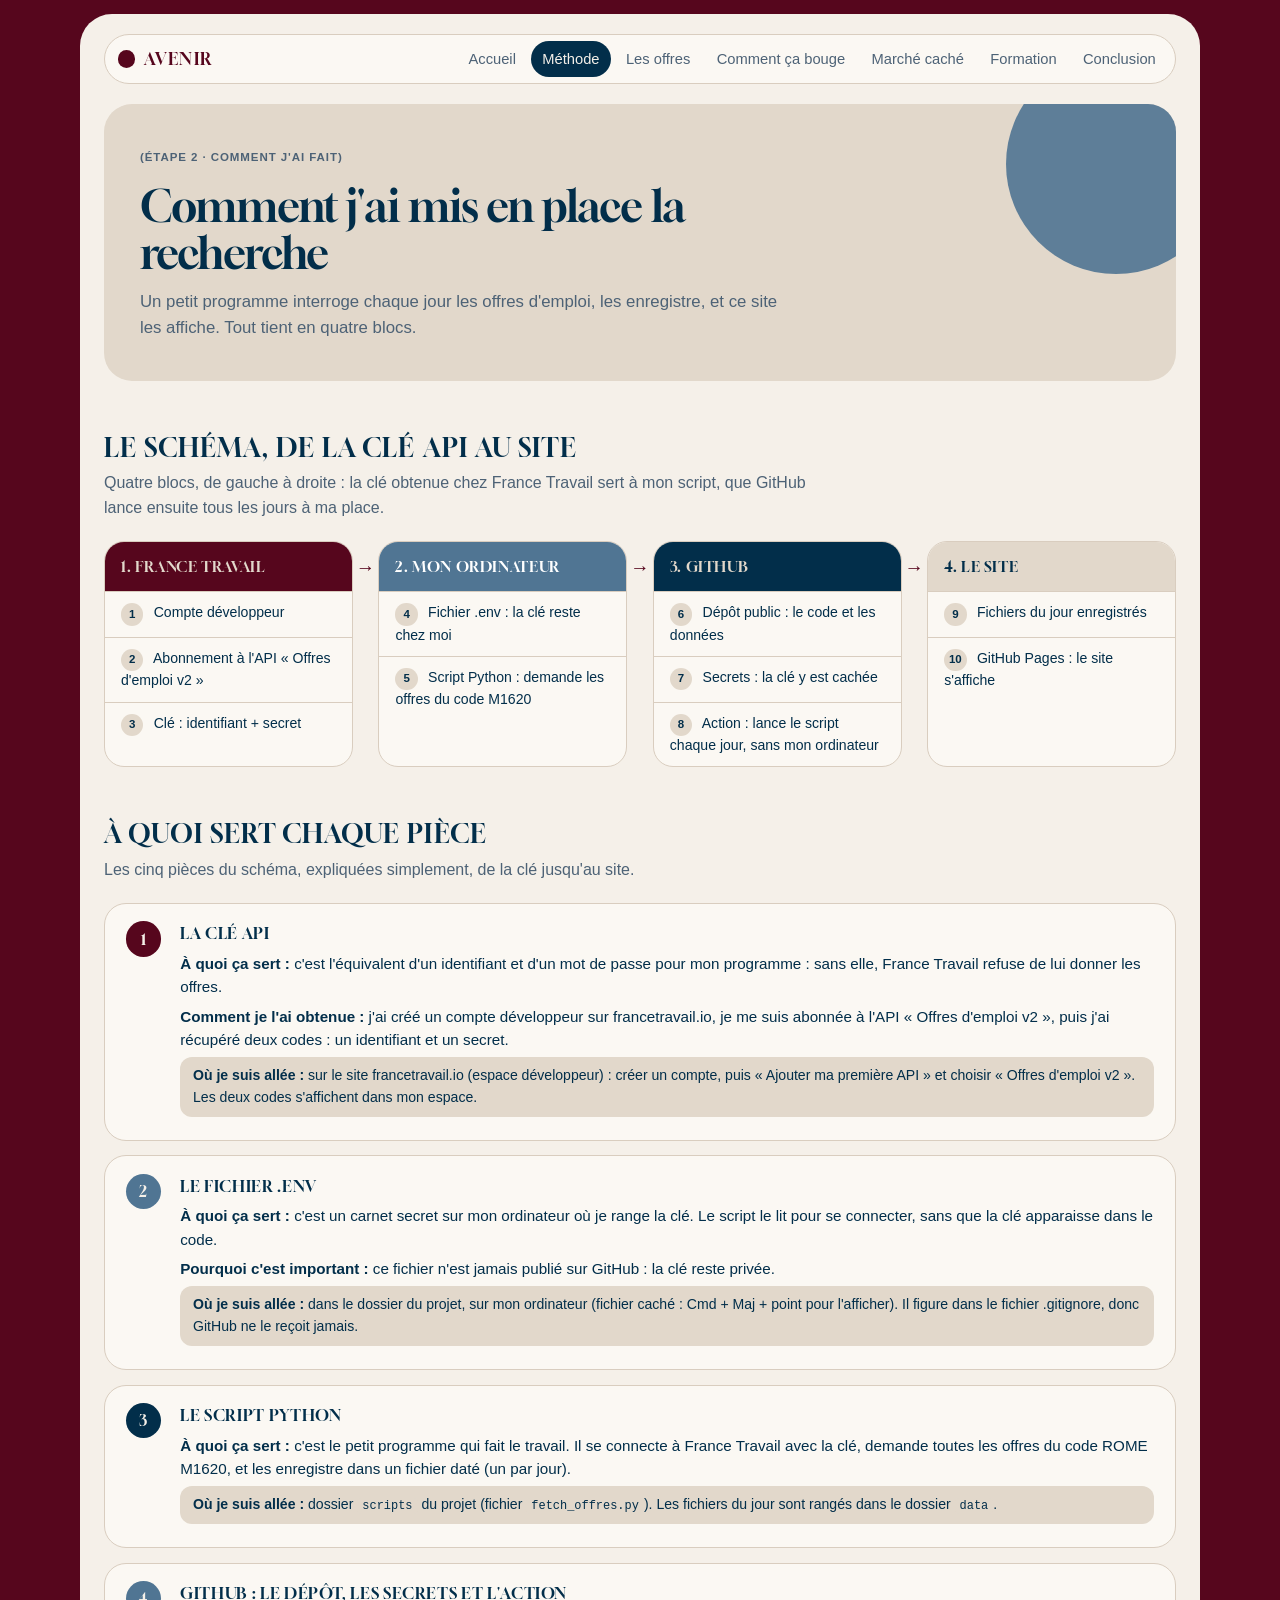
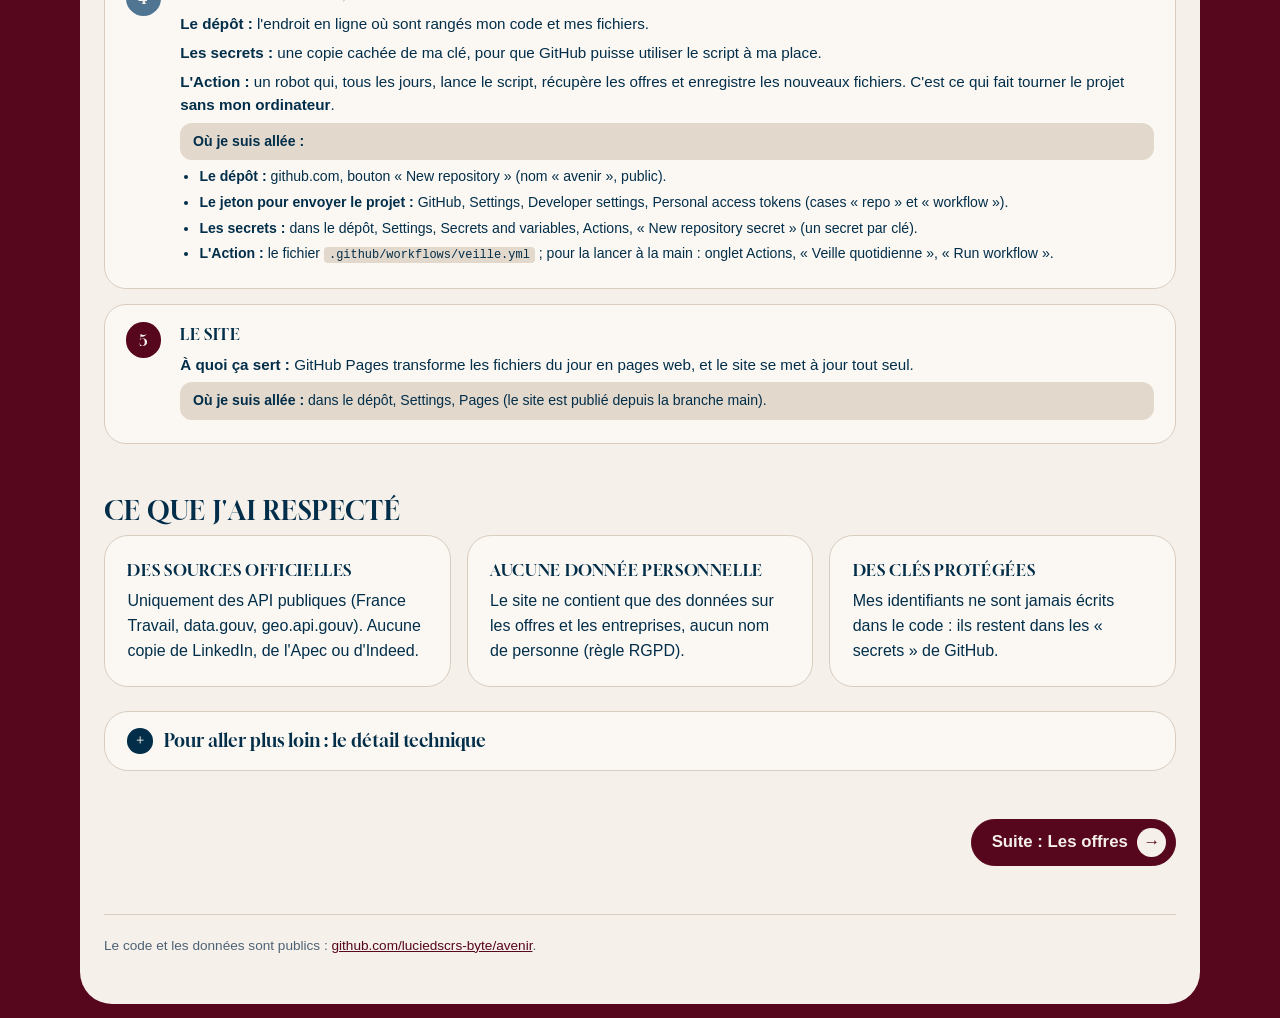
<file: methode.html>
<!DOCTYPE html>
<html lang="fr">
<head>
<meta charset="UTF-8">
<meta name="viewport" content="width=device-width, initial-scale=1.0">
<title>avenir — Comment j'ai fait</title>
<link rel="stylesheet" href="assets/commun.css?v=29">
</head>
<body>
<main>
  <nav id="nav"></nav>

  <header class="hero">
    <p class="etiquette">Étape 2 · Comment j'ai fait</p>
    <h1>Comment j'ai mis en place la recherche</h1>
    <p class="sub">Un petit programme interroge chaque jour les offres d'emploi, les enregistre, et ce site les affiche. Tout tient en quatre blocs.</p>
  </header>
  <p id="erreur"></p>

  <h2 class="st">Le schéma, de la clé API au site</h2>
  <p class="intro">Quatre blocs, de gauche à droite : la clé obtenue chez France Travail sert à mon script, que GitHub lance ensuite tous les jours à ma place.</p>
  <div class="schema">
    <div class="bs s1"><h3>1. France Travail</h3>
      <p><b>1</b> Compte développeur</p>
      <p><b>2</b> Abonnement à l'API « Offres d'emploi v2 »</p>
      <p><b>3</b> Clé : identifiant + secret</p></div>
    <div class="bs s2"><h3>2. Mon ordinateur</h3>
      <p><b>4</b> Fichier .env : la clé reste chez moi</p>
      <p><b>5</b> Script Python : demande les offres du code M1620</p></div>
    <div class="bs s3"><h3>3. GitHub</h3>
      <p><b>6</b> Dépôt public : le code et les données</p>
      <p><b>7</b> Secrets : la clé y est cachée</p>
      <p><b>8</b> Action : lance le script chaque jour, sans mon ordinateur</p></div>
    <div class="bs s4"><h3>4. Le site</h3>
      <p><b>9</b> Fichiers du jour enregistrés</p>
      <p><b>10</b> GitHub Pages : le site s'affiche</p></div>
  </div>

  <h2 class="st">À quoi sert chaque pièce</h2>
  <p class="intro">Les cinq pièces du schéma, expliquées simplement, de la clé jusqu'au site.</p>
  <div class="pieces">
    <div class="piece"><span class="num-etape">1</span><div>
      <h3>La clé API</h3>
      <p><b>À quoi ça sert :</b> c'est l'équivalent d'un identifiant et d'un mot de passe pour mon programme : sans elle, France Travail refuse de lui donner les offres.</p>
      <p><b>Comment je l'ai obtenue :</b> j'ai créé un compte développeur sur francetravail.io, je me suis abonnée à l'API « Offres d'emploi v2 », puis j'ai récupéré deux codes : un identifiant et un secret.</p>
      <p class="ou"><b>Où je suis allée :</b> sur le site francetravail.io (espace développeur) : créer un compte, puis « Ajouter ma première API » et choisir « Offres d'emploi v2 ». Les deux codes s'affichent dans mon espace.</p>
    </div></div>
    <div class="piece"><span class="num-etape">2</span><div>
      <h3>Le fichier .env</h3>
      <p><b>À quoi ça sert :</b> c'est un carnet secret sur mon ordinateur où je range la clé. Le script le lit pour se connecter, sans que la clé apparaisse dans le code.</p>
      <p><b>Pourquoi c'est important :</b> ce fichier n'est jamais publié sur GitHub : la clé reste privée.</p>
      <p class="ou"><b>Où je suis allée :</b> dans le dossier du projet, sur mon ordinateur (fichier caché : Cmd + Maj + point pour l'afficher). Il figure dans le fichier .gitignore, donc GitHub ne le reçoit jamais.</p>
    </div></div>
    <div class="piece"><span class="num-etape">3</span><div>
      <h3>Le script Python</h3>
      <p><b>À quoi ça sert :</b> c'est le petit programme qui fait le travail. Il se connecte à France Travail avec la clé, demande toutes les offres du code ROME M1620, et les enregistre dans un fichier daté (un par jour).</p>
      <p class="ou"><b>Où je suis allée :</b> dossier <code>scripts</code> du projet (fichier <code>fetch_offres.py</code>). Les fichiers du jour sont rangés dans le dossier <code>data</code>.</p>
    </div></div>
    <div class="piece"><span class="num-etape">4</span><div>
      <h3>GitHub : le dépôt, les secrets et l'Action</h3>
      <p><b>Le dépôt :</b> l'endroit en ligne où sont rangés mon code et mes fichiers.</p>
      <p><b>Les secrets :</b> une copie cachée de ma clé, pour que GitHub puisse utiliser le script à ma place.</p>
      <p><b>L'Action :</b> un robot qui, tous les jours, lance le script, récupère les offres et enregistre les nouveaux fichiers. C'est ce qui fait tourner le projet <b>sans mon ordinateur</b>.</p>
      <p class="ou"><b>Où je suis allée :</b></p>
      <ul class="ou-liste">
        <li><b>Le dépôt :</b> github.com, bouton « New repository » (nom « avenir », public).</li>
        <li><b>Le jeton pour envoyer le projet :</b> GitHub, Settings, Developer settings, Personal access tokens (cases « repo » et « workflow »).</li>
        <li><b>Les secrets :</b> dans le dépôt, Settings, Secrets and variables, Actions, « New repository secret » (un secret par clé).</li>
        <li><b>L'Action :</b> le fichier <code>.github/workflows/veille.yml</code> ; pour la lancer à la main : onglet Actions, « Veille quotidienne », « Run workflow ».</li>
      </ul>
    </div></div>
    <div class="piece"><span class="num-etape">5</span><div>
      <h3>Le site</h3>
      <p><b>À quoi ça sert :</b> GitHub Pages transforme les fichiers du jour en pages web, et le site se met à jour tout seul.</p>
      <p class="ou"><b>Où je suis allée :</b> dans le dépôt, Settings, Pages (le site est publié depuis la branche main).</p>
    </div></div>
  </div>

  <h2 class="st">Ce que j'ai respecté</h2>
  <div class="grille">
    <div class="carte"><h3 style="margin:0 0 0.4rem">Des sources officielles</h3><p style="margin:0">Uniquement des API publiques (France Travail, data.gouv, geo.api.gouv). Aucune copie de LinkedIn, de l'Apec ou d'Indeed.</p></div>
    <div class="carte"><h3 style="margin:0 0 0.4rem">Aucune donnée personnelle</h3><p style="margin:0">Le site ne contient que des données sur les offres et les entreprises, aucun nom de personne (règle RGPD).</p></div>
    <div class="carte"><h3 style="margin:0 0 0.4rem">Des clés protégées</h3><p style="margin:0">Mes identifiants ne sont jamais écrits dans le code : ils restent dans les « secrets » de GitHub.</p></div>
  </div>

  <details class="depliant">
    <summary>Pour aller plus loin : le détail technique</summary>
    <p style="margin:0 0 0.75rem">Le dépôt GitHub contient les scripts (dossier <code>scripts</code>), les fichiers de données datés (dossier <code>data</code>) et ce site. Le README explique chaque fichier, les sources, les limites et la règle de comptage des offres. L'automatisation demande 7 h, mais GitHub l'exécute en pratique entre 11 h et 16 h, car il retarde les tâches planifiées quand il est chargé.</p>
    <p style="margin:0"><a href="https://github.com/luciedscrs-byte/avenir#readme" target="_blank" rel="noopener">Lire le README</a></p>
  </details>

  <footer>Le code et les données sont publics : <a href="https://github.com/luciedscrs-byte/avenir" target="_blank" rel="noopener">github.com/luciedscrs-byte/avenir</a>.</footer>
</main>

<script src="assets/commun.js"></script>
<script>
navigation('methode.html');
</script>
</body>
</html>
</file>
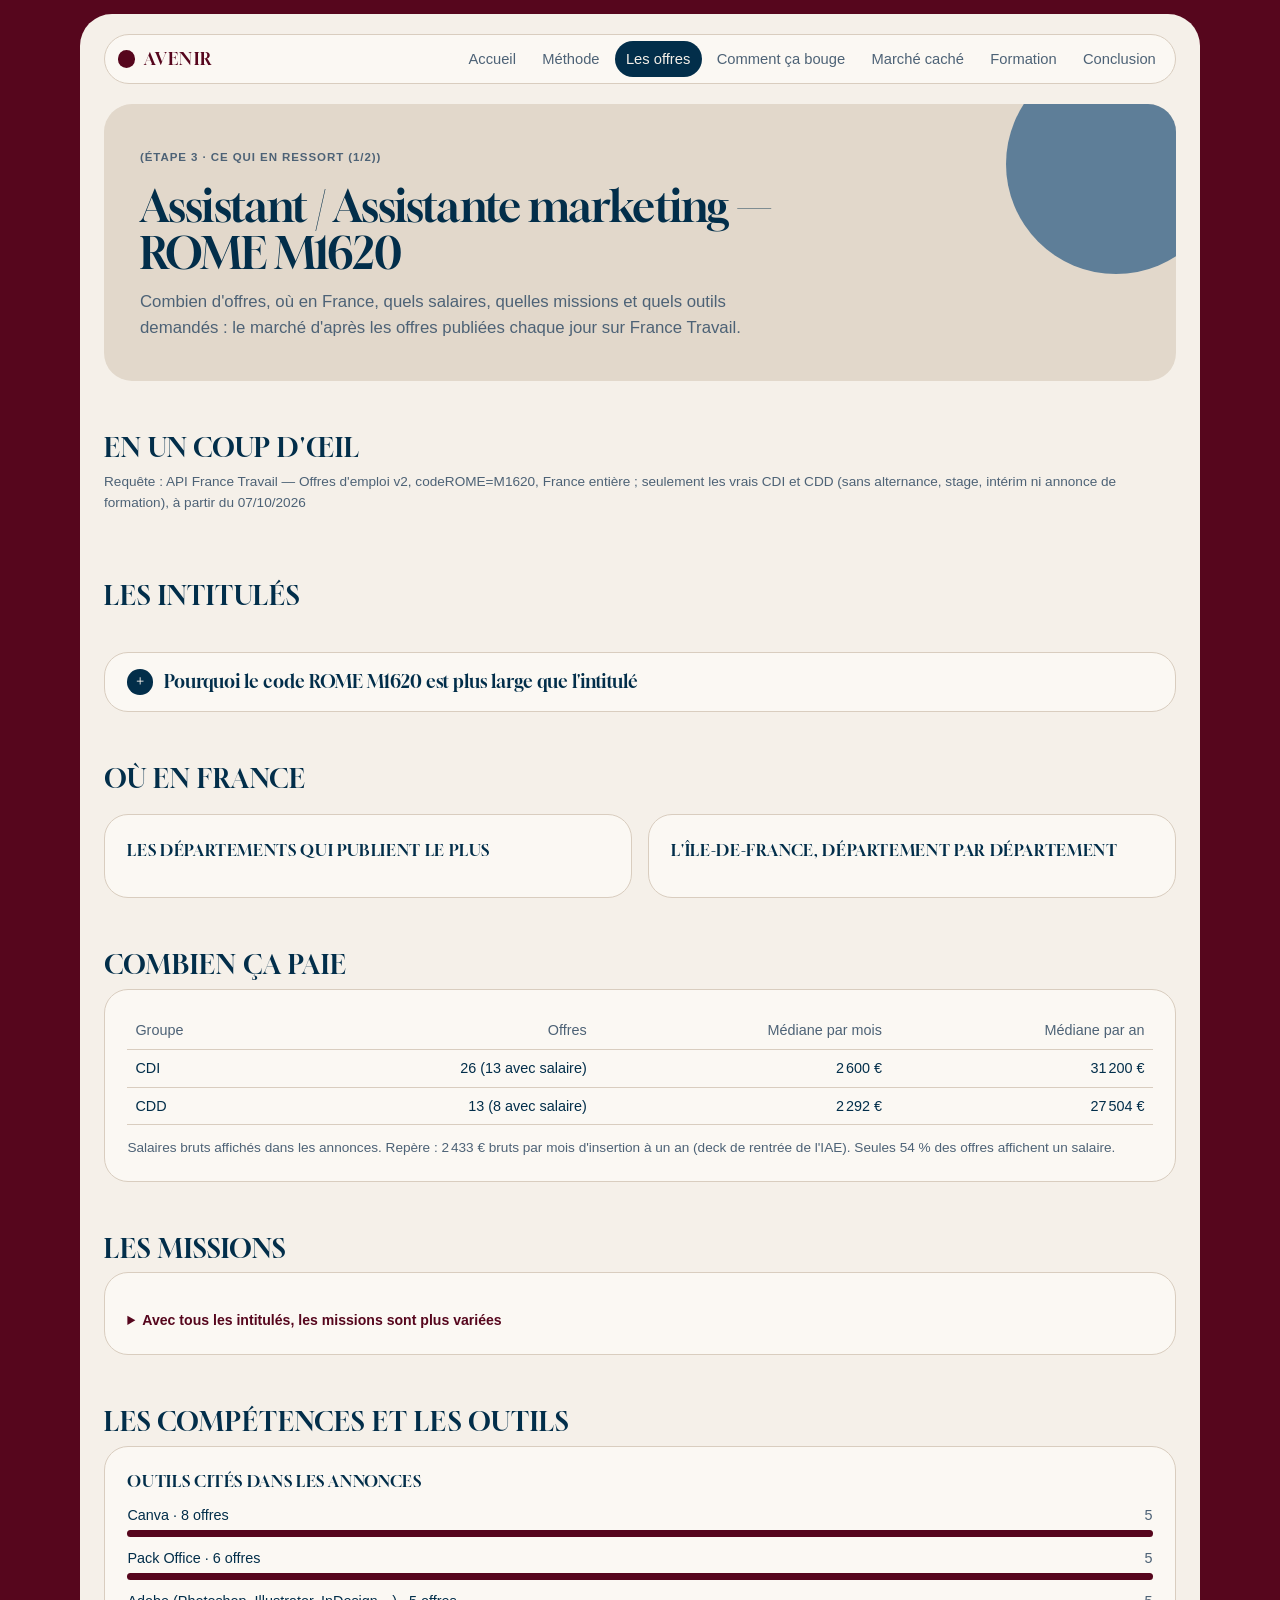
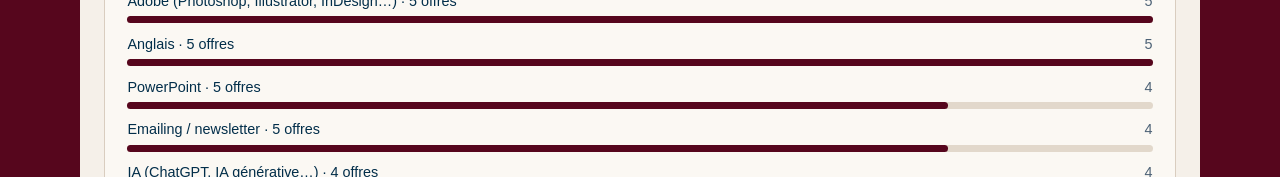
<file: metier.html>
<!DOCTYPE html>
<html lang="fr">
<head>
<meta charset="UTF-8">
<meta name="viewport" content="width=device-width, initial-scale=1.0">
<meta http-equiv="refresh" content="0; url=offres.html">
<title>avenir — Les offres</title>
</head>
<body><p>Cette page a été regroupée avec <a href="offres.html">Les offres</a>.</p></body>
</html>
</file>
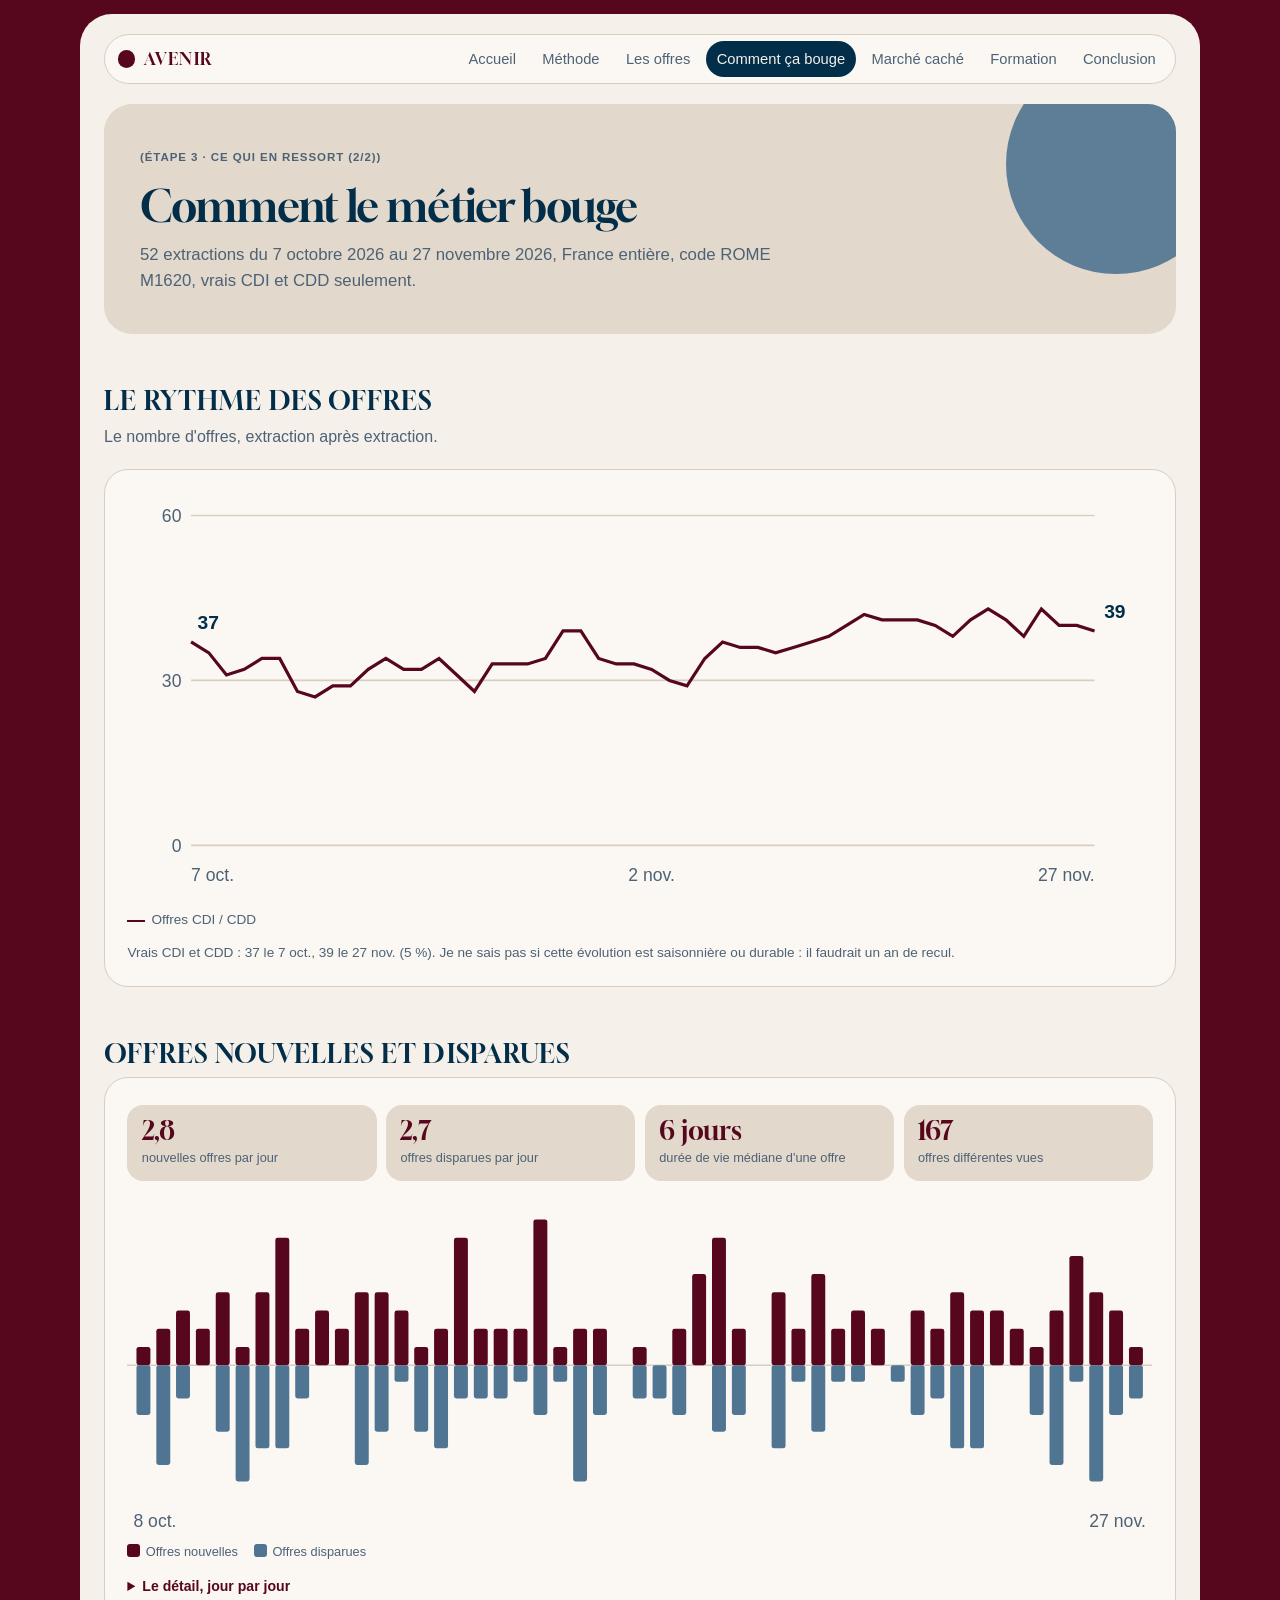
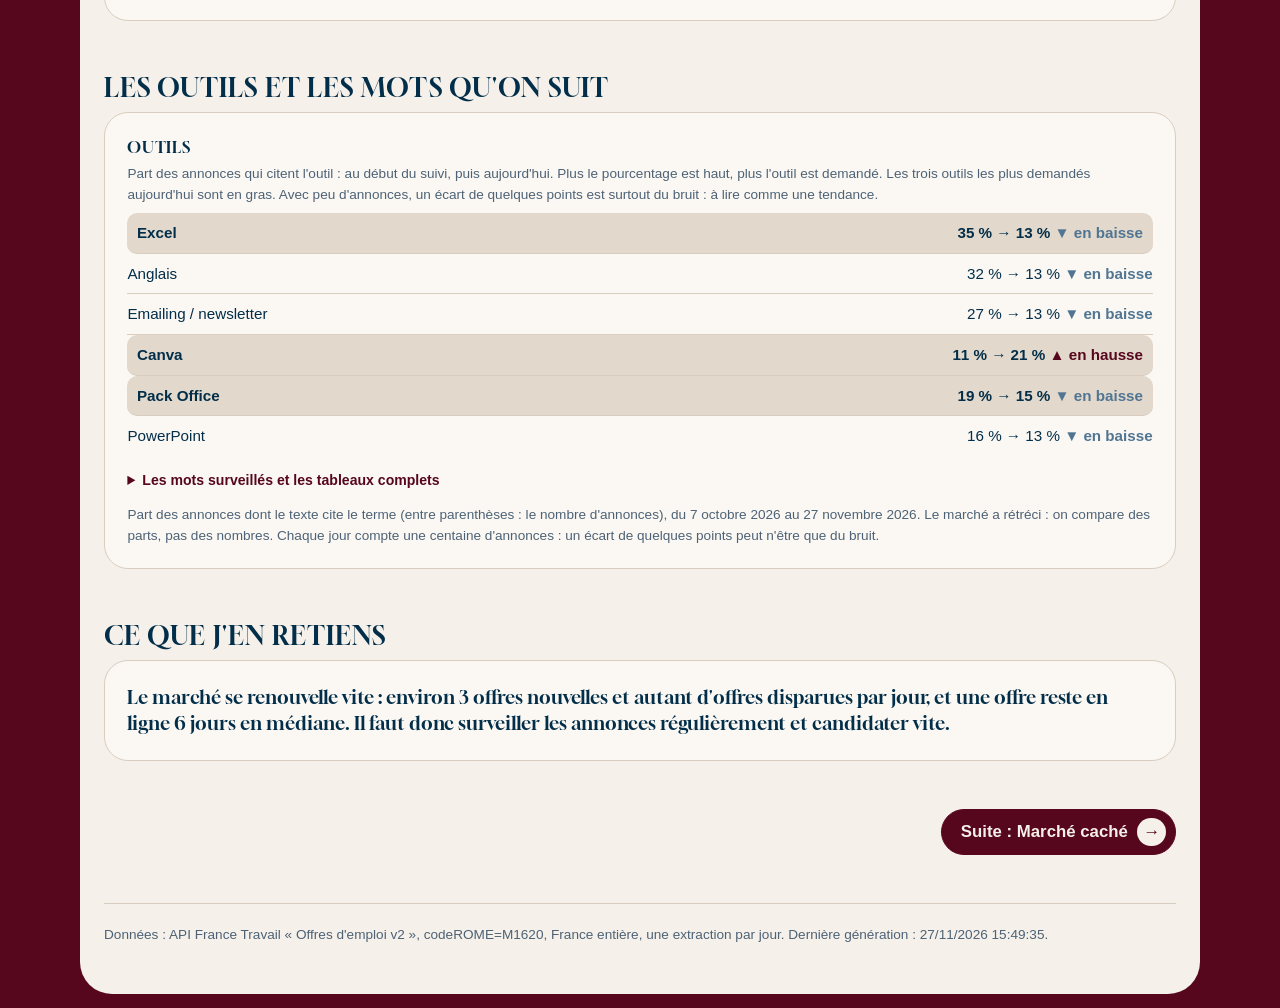
<file: mouvement.html>
<!DOCTYPE html>
<html lang="fr">
<head>
<meta charset="UTF-8">
<meta name="viewport" content="width=device-width, initial-scale=1.0">
<title>avenir — Comment le métier bouge</title>
<link rel="stylesheet" href="assets/commun.css?v=29">
</head>
<body>
<main>
  <nav id="nav"></nav>
  <header class="hero">
    <p class="etiquette">Étape 3 · Ce qui en ressort (2/2)</p>
    <h1>Comment le métier bouge</h1>
    <p class="sub" id="sous-titre"></p>
  </header>
  <p id="erreur"></p>

  <h2 class="st">Le rythme des offres</h2>
  <p class="intro">Le nombre d'offres, extraction après extraction.</p>
  <div class="carte" style="margin-bottom:1.5rem">
    <div id="graphique"></div>
    <div class="legende-graphique"><span><i></i><span id="leg-total">Toutes les offres</span></span><span id="leg-alt"><i class="pointille"></i>Dont alternance</span></div>
    <p class="note" id="graphique-note"></p>
  </div>

  <h2 class="st">Offres nouvelles et disparues</h2>
  <div class="carte" style="margin-bottom:1.5rem">
    <div class="tuiles-mini" id="flux-tuiles"></div>
    <div id="flux-graph"></div>
    <div class="legende-pile"><span><i style="background:var(--mulberry)"></i>Offres nouvelles</span><span><i style="background:var(--blue)"></i>Offres disparues</span></div>
    <details class="mini"><summary>Le détail, jour par jour</summary>
      <p id="flux-resume"></p>
      <div class="tableau">
        <table>
          <thead><tr><th>Extraction du</th><th class="num">Offres</th><th class="num">Nouvelles</th><th class="num">Disparues</th></tr></thead>
          <tbody id="flux"></tbody>
        </table>
      </div>
      <p class="note" id="flux-note"></p>
    </details>
  </div>

  <h2 class="st">Les outils et les mots qu'on suit</h2>
  <div class="carte" style="margin-bottom:1.5rem">
    <h3 style="margin:0 0 0.2rem">Outils</h3>
    <p class="note" style="margin:0 0 0.5rem">Part des annonces qui citent l'outil : au début du suivi, puis aujourd'hui. Plus le pourcentage est haut, plus l'outil est demandé. Les trois outils les plus demandés aujourd'hui sont en gras. Avec peu d'annonces, un écart de quelques points est surtout du bruit : à lire comme une tendance.</p>
    <div id="v-outils"></div>
    <details class="mini"><summary>Les mots surveillés et les tableaux complets</summary>
      <h3 style="margin:1rem 0 0.2rem">Mots surveillés</h3>
      <div id="v-mots"></div>
      <div class="tableau"><table id="t-outils"></table></div>
      <div class="tableau" style="margin-top:1rem"><table id="t-mots"></table></div>
    </details>
    <p class="note" id="evolution-note"></p>
  </div>

  <h2 class="st">Ce que j'en retiens</h2>
  <div class="carte position-mini" style="margin-bottom:1.5rem">
    <p class="repere" id="conclusion-bouge" style="margin:0"></p>
  </div>

  <footer>Données : API France Travail « Offres d'emploi v2 », codeROME=M1620, France entière, une extraction par jour. Dernière génération : <span id="genere"></span>.</footer>
</main>

<script src="assets/commun.js"></script>
<script>
navigation('mouvement.html', true);

const NS = 'http://www.w3.org/2000/svg';
function svg(tag, attrs, style) {
  const e = document.createElementNS(NS, tag);
  Object.entries(attrs || {}).forEach(([k, v]) => e.setAttribute(k, v));
  Object.assign(e.style, style || {});
  return e;
}

function graphique(serie) {
  const W = 640, H = 250, g = 40, dr = 36, h = 14, b = 30;
  const t0 = Date.parse(serie[0].date), t1 = Date.parse(serie[serie.length - 1].date);
  const maxV = Math.ceil(Math.max(...serie.map(s => s.total)) / 20) * 20;
  const X = d => g + (Date.parse(d) - t0) / (t1 - t0) * (W - g - dr);
  const Y = v => H - b - v / maxV * (H - b - h);
  const racine = svg('svg', { viewBox: '0 0 ' + W + ' ' + H, role: 'img',
    'aria-label': 'Nombre d\'offres de ' + serie[0].total + ' à ' + serie[serie.length - 1].total + ' entre le ' + dateFr(serie[0].date) + ' et le ' + dateFr(serie[serie.length - 1].date) },
    { width: '100%', height: 'auto' });
  [0, maxV / 2, maxV].forEach(v => {
    racine.appendChild(svg('line', { x1: g, x2: W - dr, y1: Y(v), y2: Y(v) }, { stroke: 'var(--line)' }));
    const t = svg('text', { x: g - 6, y: Y(v) + 4, 'text-anchor': 'end', 'font-size': 11 }, { fill: 'var(--muted)' });
    t.textContent = v; racine.appendChild(t);
  });
  [0, Math.floor(serie.length / 2), serie.length - 1].forEach((i, k) => {
    const t = svg('text', { x: X(serie[i].date), y: H - 8, 'text-anchor': k === 0 ? 'start' : k === 2 ? 'end' : 'middle', 'font-size': 11 }, { fill: 'var(--muted)' });
    t.textContent = dateCourte(serie[i].date); racine.appendChild(t);
  });
  const trace = (cle, style) => {
    racine.appendChild(svg('polyline', { points: serie.map(s => X(s.date).toFixed(1) + ',' + Y(s[cle]).toFixed(1)).join(' '), fill: 'none', 'stroke-width': 2 }, style));
    [serie[0], serie[serie.length - 1]].forEach((s, k) => {
      const t = svg('text', { x: X(s.date) + (k ? 6 : 4), y: Y(s[cle]) - 8, 'text-anchor': 'start', 'font-size': 12, 'font-weight': 600 }, { fill: 'var(--text)' });
      t.textContent = s[cle]; racine.appendChild(t);
    });
  };
  trace('total', { stroke: 'var(--accent)' });
  if (serie.some(s => s.alternance > 0)) trace('alternance', { stroke: 'var(--muted)', strokeDasharray: '5 4' });
  return racine;
}

function evolution(idTable, so, cle, nomsMax) {
  const part = (s, nom) => 100 * ((s[cle] || {})[nom] || 0) / s.avec_texte;
  const nbr = (s, nom) => (s[cle] || {})[nom] || 0;
  const premiere = so[0], derniere = so[so.length - 1];
  const noms = [...new Set(so.flatMap(s => Object.keys(s[cle] || {})))]
    .sort((a, b) => Math.max(part(derniere, b), part(premiere, b)) - Math.max(part(derniere, a), part(premiere, a)))
    .slice(0, nomsMax);
  const plafond = Math.max(...noms.flatMap(n => so.map(s => part(s, n))), 1);
  const cellule = (s, nom) => Math.round(part(s, nom)) + ' % (' + nbr(s, nom) + ')';
  const corps = noms.map(nom => {
    const ecart = Math.round(part(derniere, nom) - part(premiere, nom));
    return el('tr', {}, [
      el('td', { textContent: nom }),
      el('td', { className: 'num', textContent: cellule(premiere, nom) }),
      el('td', { className: 'num', textContent: cellule(derniere, nom) }),
      el('td', { className: 'num', textContent: (ecart > 0 ? '+' : '') + ecart + ' pt' }),
      el('td', { style: 'color: var(--accent)' }, [courbe(so.map(s => part(s, nom)), 100, 26, 'Part des annonces citant ' + nom, plafond)]),
    ]);
  });
  document.getElementById(idTable).append(
    el('thead', {}, [el('tr', {}, [
      el('th', { textContent: '' }),
      el('th', { className: 'num', textContent: dateCourte(premiere.date) }),
      el('th', { className: 'num', textContent: dateCourte(derniere.date) }),
      el('th', { className: 'num', textContent: 'Écart' }),
      el('th', { textContent: 'Courbe' }),
    ])]),
    el('tbody', {}, corps));
}

function evolutionVisuelle(idZone, so, cle, nomsMax) {
  const part = (s, nom) => 100 * ((s[cle] || {})[nom] || 0) / s.avec_texte;
  const premiere = so[0], derniere = so[so.length - 1];
  const noms = [...new Set(so.flatMap(s => Object.keys(s[cle] || {})))]
    .sort((a, b) => Math.max(part(derniere, b), part(premiere, b)) - Math.max(part(derniere, a), part(premiere, a)))
    .slice(0, nomsMax);
  const zone = document.getElementById(idZone);
  const top3 = [...noms].sort((a, b) => part(derniere, b) - part(derniere, a)).slice(0, 3);
  noms.forEach(nom => {
    const a = part(premiere, nom), b = part(derniere, nom), ecart = Math.round(b - a);
    zone.appendChild(el('div', { className: 'evo-simple' + (top3.includes(nom) && idZone === 'v-outils' ? ' top' : '') }, [
      el('span', { textContent: nom.replace(/ \(.*\)$/, '') }),
      el('span', { className: 'evo-texte' }, [
        document.createTextNode(Math.round(a) + ' % → ' + Math.round(b) + ' %  '),
        el('span', { className: ecart > 0 ? 'evo-hausse' : ecart < 0 ? 'evo-baisse' : '', textContent: ecart === 0 ? 'stable' : (ecart > 0 ? '▲ en hausse' : '▼ en baisse') }),
      ]),
    ]));
  });
}

function fluxVisuel(m) {
  const W = 640, H = 210, mid = 105, g = 4;
  const vmax = Math.max(...m.flux.map(f => Math.max(f.nouvelles, f.disparues)), 1);
  const racine = svg('svg', { viewBox: '0 0 ' + W + ' ' + H, role: 'img', 'aria-label': 'Offres nouvelles et disparues, jour par jour' }, { width: '100%', height: 'auto' });
  racine.setAttribute('class', 'flux-svg');
  racine.appendChild(svg('line', { x1: 0, x2: W, y1: mid, y2: mid }, { stroke: 'var(--line)' }));
  const pas = (W - 2 * g) / m.flux.length, l = Math.max(2, pas * 0.7);
  m.flux.forEach((f, i) => {
    const x = g + i * pas + (pas - l) / 2;
    const hn = f.nouvelles / vmax * (mid - 14), hd = f.disparues / vmax * (H - mid - 22);
    racine.appendChild(svg('rect', { x: x.toFixed(1), y: (mid - hn).toFixed(1), width: l.toFixed(1), height: hn.toFixed(1), rx: 1.5 }, { fill: 'var(--mulberry)' }));
    racine.appendChild(svg('rect', { x: x.toFixed(1), y: mid, width: l.toFixed(1), height: hd.toFixed(1), rx: 1.5 }, { fill: 'var(--blue)' }));
  });
  [[0, 'start'], [m.flux.length - 1, 'end']].forEach(([i, ancre]) => {
    const t = svg('text', { x: ancre === 'start' ? g : W - g, y: H - 4, 'text-anchor': ancre, 'font-size': 11 }, { fill: 'var(--muted)' });
    t.textContent = dateCourte(m.flux[i].date); racine.appendChild(t);
  });
  return racine;
}

fetch(fichierResume()).then(r => { if (!r.ok) throw new Error(r.status); return r.json(); }).then(d => {
  const s = d.serie, premier = s[0], dernier = s[s.length - 1], m = d.mouvement, so = d.serie_outils;
  const pct = (a, b) => Math.round(100 * (b - a) / a);
  document.getElementById('sous-titre').textContent =
    s.length + ' extractions du ' + dateFr(premier.date) + ' au ' + dateFr(dernier.date) + ', France entière, code ROME ' + d.code_rome + (d.vue === 'emploi' ? ', vrais CDI et CDD seulement.' : '.');
  document.getElementById('genere').textContent = new Date(d.genere_le).toLocaleString('fr-FR');

  document.getElementById('graphique').appendChild(graphique(s));
  const emploi = d.vue === 'emploi';
  if (emploi) {
    document.getElementById('leg-total').textContent = 'Offres CDI / CDD';
    document.getElementById('leg-alt').style.display = 'none';
    document.getElementById('graphique-note').textContent =
      'Vrais CDI et CDD : ' + premier.total + ' le ' + dateCourte(premier.date) + ', ' + dernier.total + ' le ' + dateCourte(dernier.date) +
      ' (' + pct(premier.total, dernier.total) + ' %). Je ne sais pas si cette évolution est saisonnière ou durable : il faudrait un an de recul.';
  } else {
    document.getElementById('graphique-note').textContent =
      'Toutes les offres : ' + premier.total + ' le ' + dateCourte(premier.date) + ', ' + dernier.total + ' le ' + dateCourte(dernier.date) +
      ' (' + pct(premier.total, dernier.total) + ' %). Alternance : ' + premier.alternance + ' puis ' + dernier.alternance + ' (' + pct(premier.alternance, dernier.alternance) + ' %). ' +
      'Il n\'y a pas d\'extraction entre le 22/09 et le 07/10 : la veille n\'était pas encore automatique. Je ne sais pas si cette baisse est saisonnière ou durable : il faudrait un an de recul.';
  }

  if (m) {
    const moy = cle => (m.flux.reduce((t, f) => t + f[cle], 0) / m.flux.length).toFixed(1).replace('.', ',');
    document.getElementById('flux-resume').textContent =
      m.vues + ' offres différentes vues entre le ' + dateFr(m.du) + ' et le ' + dateFr(m.au) + '. ' + m.toute_la_periode +
      ' étaient déjà là le premier jour et le sont encore le dernier. En moyenne par jour : ' + moy('nouvelles') + ' nouvelles, ' + moy('disparues') + ' disparues.' +
      (m.duree_mediane_jours ? ' Durée de vie médiane observée : ' + m.duree_mediane_jours + ' jours (sur ' + m.n_duree + ' offres apparues et disparues pendant la période).' : '');
    const tu = (gros, texte) => el('div', {}, [el('b', { textContent: gros }), el('span', { textContent: texte })]);
    const zt = document.getElementById('flux-tuiles');
    zt.append(tu(moy('nouvelles'), 'nouvelles offres par jour'), tu(moy('disparues'), 'offres disparues par jour'),
      ...(m.duree_mediane_jours ? [tu(m.duree_mediane_jours + ' jours', 'durée de vie médiane d\'une offre')] : []), tu(String(m.vues), 'offres différentes vues'));
    document.getElementById('flux-graph').appendChild(fluxVisuel(m));
    const corps = document.getElementById('flux');
    m.flux.slice(-14).reverse().forEach(f => corps.appendChild(el('tr', {}, [
      el('td', { textContent: dateFr(f.date) }),
      el('td', { className: 'num', textContent: f.total }),
      el('td', { className: 'num', textContent: '+' + f.nouvelles }),
      el('td', { className: 'num', textContent: '−' + f.disparues }),
    ])));
    document.getElementById('flux-note').textContent =
      'Les 14 dernières extractions. « Nouvelle » = identifiant absent de l\'extraction précédente ; une annonce republiée avec un nouvel identifiant compte donc comme une nouvelle.';
  }

  evolutionVisuelle('v-outils', so, 'outils', 6);
  if (m) {
    const moyC = c => (m.flux.reduce((t, f) => t + f[c], 0) / m.flux.length);
    document.getElementById('conclusion-bouge').textContent =
      'Le marché se renouvelle vite : environ ' + Math.round(moyC('nouvelles')) + ' offres nouvelles et autant d\'offres disparues par jour, et une offre reste en ligne ' + (m.duree_mediane_jours || '–') + ' jours en médiane. Il faut donc surveiller les annonces régulièrement et candidater vite.';
  }
  evolutionVisuelle('v-mots', so, 'mots', 8);
  evolution('t-outils', so, 'outils', 12);
  evolution('t-mots', so, 'mots', 8);
  document.getElementById('evolution-note').textContent =
    'Part des annonces dont le texte cite le terme (entre parenthèses : le nombre d\'annonces), du ' + dateFr(so[0].date) + ' au ' + dateFr(so[so.length - 1].date) +
    '. Le marché a rétréci : on compare des parts, pas des nombres. Chaque jour compte une centaine d\'annonces : un écart de quelques points peut n\'être que du bruit.';

}).catch(() => {
  document.getElementById('erreur').textContent =
    'Impossible de charger data/resume.json. En local, ouvre la page via un petit serveur (python3 -m http.server).';
});
</script>
</body>
</html>
</file>
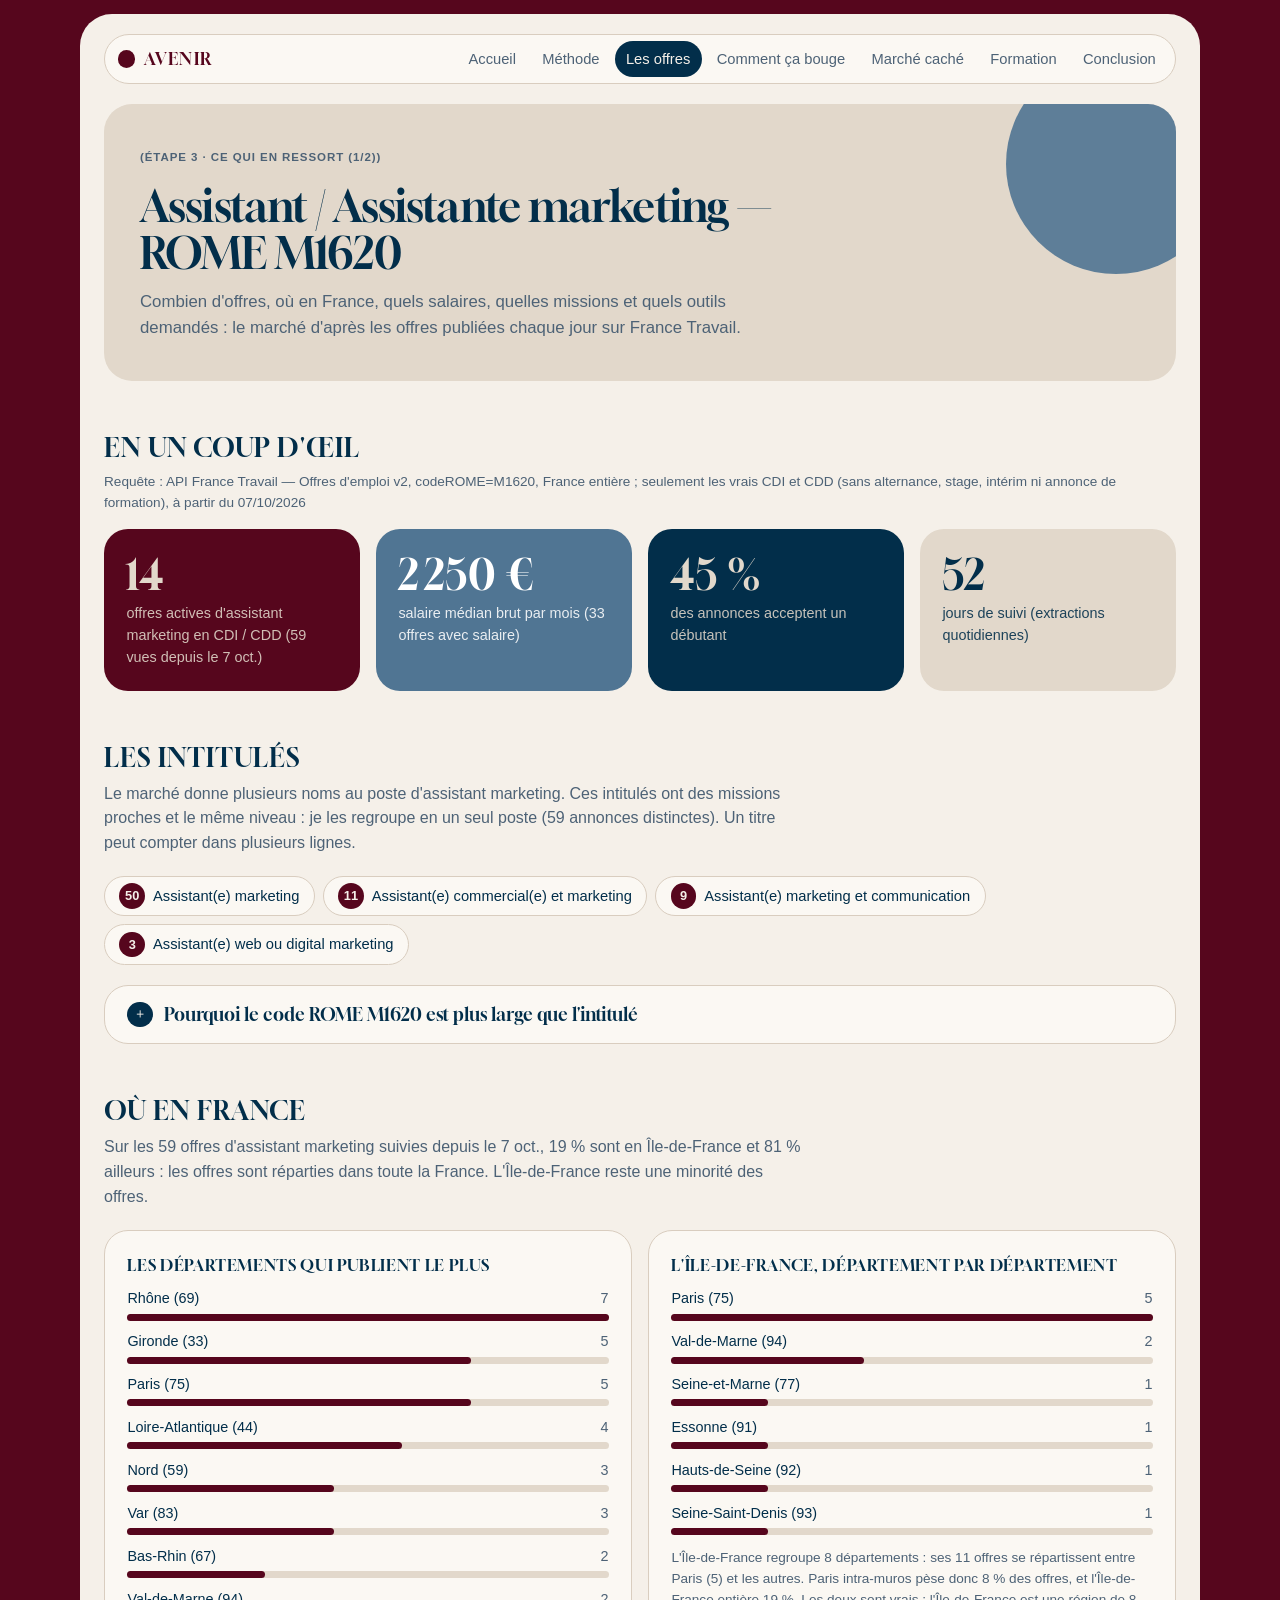
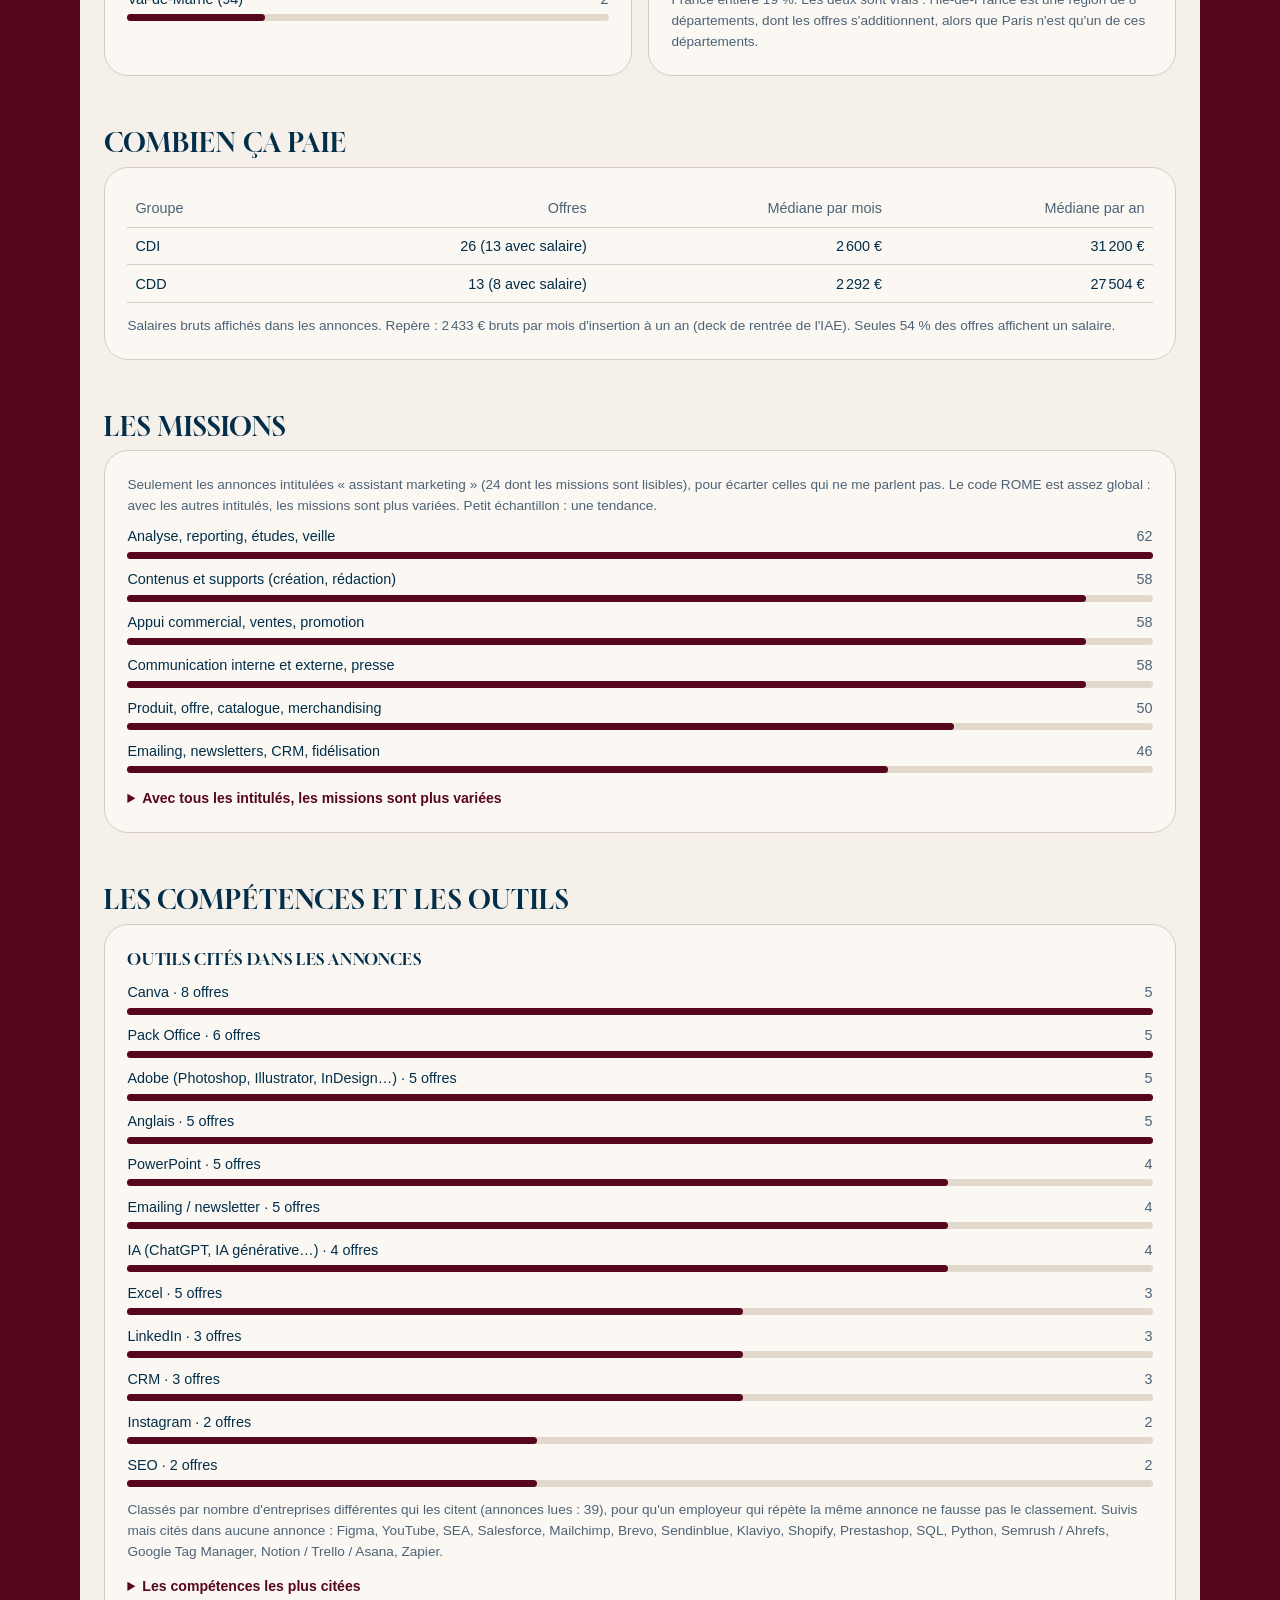
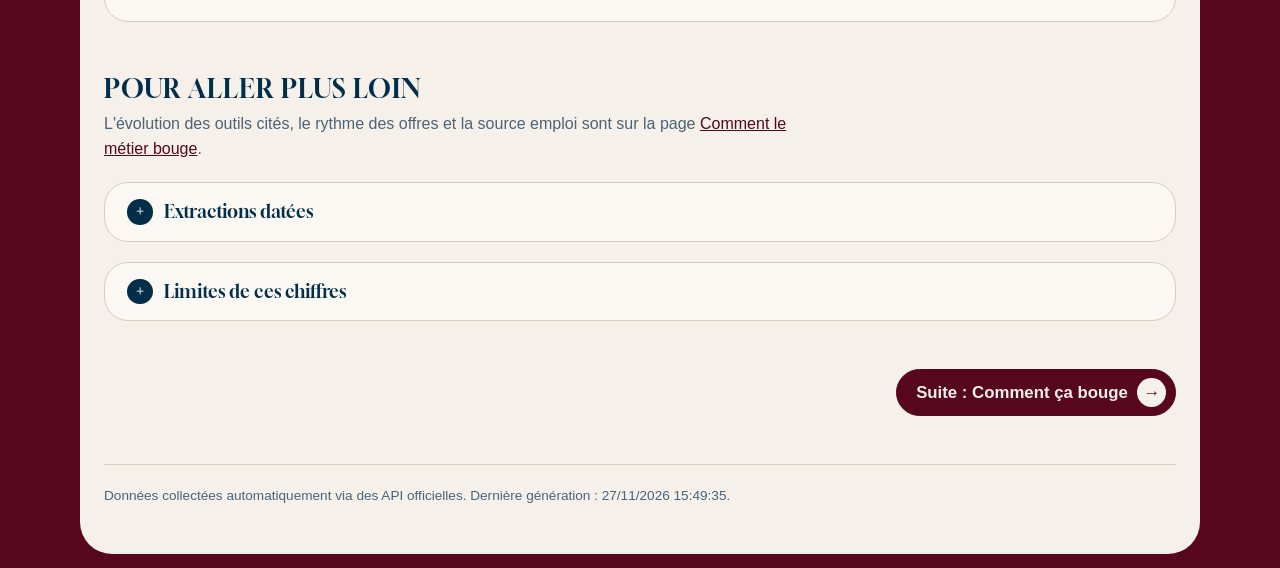
<file: offres.html>
<!DOCTYPE html>
<html lang="fr">
<head>
<meta charset="UTF-8">
<meta name="viewport" content="width=device-width, initial-scale=1.0">
<title>avenir — Les offres</title>
<link rel="stylesheet" href="assets/commun.css?v=29">
</head>
<body>
<main>
  <nav id="nav"></nav>
  <header class="hero">
    <p class="etiquette">Étape 3 · Ce qui en ressort (1/2)</p>
    <h1 id="metier">Chargement…</h1>
    <p class="sub">Combien d'offres, où en France, quels salaires, quelles missions et quels outils demandés : le marché d'après les offres publiées chaque jour sur France Travail.</p>
  </header>
  <p id="erreur"></p>

  <h2 class="st">En un coup d'œil</h2>
  <p class="note" id="requete" style="margin:0 0 1rem"></p>
  <div class="chiffres" id="tuiles-assistant"></div>

  <h2 class="st">Les intitulés</h2>
  <p class="intro" id="intitules-intro"></p>
  <div class="chips" id="intitules"></div>
  <details class="depliant">
    <summary>Pourquoi le code ROME M1620 est plus large que l'intitulé</summary>
    <p id="regroupe" style="margin:0 0 1rem"></p>
    <div id="variantes"></div>
    <p class="note" id="variantes-note"></p>
  </details>

  <h2 class="st">Où en France</h2>
  <p class="intro" id="ou-intro"></p>
  <div class="grille">
    <div class="carte"><h3 style="margin:0 0 0.6rem">Les départements qui publient le plus</h3><div id="ou-deps"></div></div>
    <div class="carte"><h3 style="margin:0 0 0.6rem">L'Île-de-France, département par département</h3><div id="ou-idf"></div><p class="note" id="ou-note"></p></div>
  </div>

  <h2 class="st">Combien ça paie</h2>
  <div class="carte" style="margin-bottom:1.5rem">
    <div class="tableau">
    <table>
      <thead><tr><th>Groupe</th><th class="num">Offres</th><th class="num">Médiane par mois</th><th class="num">Médiane par an</th></tr></thead>
      <tbody id="salaires"></tbody>
    </table>
    </div>
    <p class="note" id="salaires-note"></p>
  </div>

  <h2 class="st">Les missions</h2>
  <div class="carte" style="margin-bottom:1.5rem">
    <p class="note" style="margin:0 0 0.6rem" id="o-missions-intro"></p>
    <div id="o-missions"></div>
    <details class="mini"><summary>Avec tous les intitulés, les missions sont plus variées</summary>
      <p id="o-missions-note" style="margin-top:0.6rem"></p>
      <div id="o-missions-tous"></div>
    </details>
  </div>

  <h2 class="st">Les compétences et les outils</h2>
  <div class="carte" style="margin-bottom:1.5rem">
    <h3 style="margin:0 0 0.6rem">Outils cités dans les annonces</h3>
    <div id="outils"></div><p class="note" id="outils-note"></p>
    <details class="mini"><summary>Les compétences les plus citées</summary><div id="competences" style="margin-top:0.6rem"></div></details>
  </div>


  <h2 class="st">Pour aller plus loin</h2>
  <p class="intro">L'évolution des outils cités, le rythme des offres et la source emploi sont sur la page <a href="mouvement.html" style="color:var(--accent)">Comment le métier bouge</a>.</p>
  <details class="depliant">
    <summary>Extractions datées</summary>
    <table>
      <thead><tr><th>Date</th><th class="num">Offres</th><th class="num">Alternance</th></tr></thead>
      <tbody id="serie"></tbody>
    </table>
  </details>

  <details class="depliant" id="limites">
    <summary>Limites de ces chiffres</summary>
    <ul>
      <li>Un seul canal : l'API France Travail « Offres d'emploi v2 ». Les offres publiées uniquement ailleurs n'y sont pas.</li>
      <li id="lim-canaux">La Bonne Alternance reprend des offres France Travail : les deux canaux se recoupent en partie.</li>
      <li id="lim-concentration"></li>
      <li id="lim-formation"></li>
      <li>Un salaire affiché n'est pas un salaire versé, et les médianes reposent sur très peu d'offres : lis-les avec le nombre d'offres à côté.</li>
      <li>Les outils sont repérés par des mots-clés dans le texte des annonces : un outil cité n'est pas forcément exigé, et un outil absent de la liste n'est pas compté.</li>
      <li>Le code ROME M1620 regroupe des intitulés proches mais pas identiques (assistant marketing, assistant commercial, chef de produit junior…).</li>
    </ul>
  </details>

  <footer>Données collectées automatiquement via des API officielles. Dernière génération : <span id="genere"></span>.</footer>
</main>

<script src="assets/commun.js"></script>
<script>
navigation('offres.html', true);
const SEUIL_ENTREPRISES = 5;




fetch(fichierResume())
  .then(r => { if (!r.ok) throw new Error(r.status); return r.json(); })
  .then(d => {
    const x = d.derniere;
    const emploi = d.vue === 'emploi';
    document.title = 'avenir — ' + d.metier;
    document.getElementById('metier').textContent = d.metier + ' — ROME ' + d.code_rome;
    document.getElementById('requete').textContent = 'Requête : ' + d.requete;
    document.getElementById('genere').textContent = new Date(d.genere_le).toLocaleString('fr-FR');
    barres('competences', x.competences);

    barres('outils', x.outils.liste.slice(0, 12).map(o => ({ nom: o.nom + ' · ' + o.offres + ' offre' + (o.offres > 1 ? 's' : ''), n: o.entreprises })));
    document.getElementById('outils-note').textContent =
      'Classés par nombre d\'entreprises différentes qui les citent (annonces lues : ' + x.outils.avec_texte + '), pour qu\'un employeur qui répète la même annonce ne fausse pas le classement.' +
      (x.outils.absents.length ? ' Suivis mais cités dans aucune annonce : ' + x.outils.absents.join(', ') + '.' : '');

    const sal = document.getElementById('salaires');
    x.salaires.groupes.forEach(g => sal.appendChild(el('tr', {}, [
      el('td', { textContent: g.nom }),
      el('td', { className: 'num', textContent: g.total + ' (' + g.affichent + ' avec salaire)' }),
      el('td', { className: 'num', textContent: g.affichent ? fr(g.mediane) + ' €' : '–' }),
      el('td', { className: 'num', textContent: g.affichent ? fr(g.mediane_annuelle) + ' €' : '–' }),
    ])));
    document.getElementById('salaires-note').textContent =
      'Salaires bruts affichés dans les annonces. Repère : ' + fr(x.salaires.mediane_insertion) + ' € bruts par mois d\'insertion à un an (deck de rentrée de l\'IAE). Seules ' + x.part_salaire_affiche + ' % des offres affichent un salaire.';

    if (emploi) {
      document.getElementById('lim-canaux').textContent =
        'Vue CDI / CDD : seules les offres qui sont de vrais CDI ou CDD sont comptées, sans alternance, stage, intérim ni annonce de formation, à partir de l\'extraction du 07/10/2026 (première avec identifiants et texte des annonces).';
    } else if (x.canaux) {
      document.getElementById('lim-canaux').textContent =
        'Deuxième canal, La Bonne Alternance : ' + x.canaux.lba_distinctes + ' offres distinctes, dont ' + x.canaux.lba_deja_dans_ft +
        ' déjà présentes dans l\'extraction France Travail (même identifiant). Les chiffres de cette page ne comptent que France Travail.';
    }

    const pf = x.annonces_formation;
    if (pf && pf.n) {
      document.getElementById('lim-formation').textContent =
        pf.n + ' annonces sur ' + x.total + ' (' + Math.round(100 * pf.n / x.total) + ' %) font la promotion d\'une formation à distance plutôt que d\'un emploi (publiées par : ' +
        pf.noms.join(', ') + ') : elles sont comptées dans le total, car France Travail les classe comme des offres.';
      document.getElementById('total-legende').textContent = 'offres actives en France, dont ' + pf.n + ' annonces de formation (voir les limites)';
    }

    const c2 = x.concentration_top2;
    document.getElementById('lim-concentration').textContent = emploi
      ? 'Aucun employeur ne domine cette vue : le plus présent, ' + x.entreprises[0].nom + ', publie ' + x.entreprises[0].n + ' offres sur ' + x.total + '. Une annonce republiée compte plusieurs fois : le nombre d\'offres n\'est pas le nombre de postes.'
      : c2.noms.join(' et ') + ' publient ' + c2.part + ' % des offres, souvent avec le même gabarit d\'annonce : le nombre d\'offres n\'est pas le nombre de postes.';

    const tbody = document.getElementById('serie');
    d.serie.slice().reverse().forEach(s => tbody.appendChild(el('tr', {}, [
      el('td', { textContent: dateFr(s.date) }),
      el('td', { className: 'num', textContent: s.total }),
      el('td', { className: 'num', textContent: s.alternance }),
    ])));
    document.querySelectorAll('#limites li').forEach(li => { if (!li.textContent.trim()) li.remove(); });

    // ---- sections calculées sur le poste d'assistant (même base que le reste du site)
    Promise.all([
      fetch('data/questions.json').then(r => r.json()),
      fetch('data/carte.json').then(r => r.json()),
      fetch('assets/departements.geojson').then(r => r.json()),
    ]).then(([Q, carte, geo]) => {
      const noms = {}; geo.features.forEach(f2 => { noms[f2.properties.code] = f2.properties.nom; });
      Object.assign(noms, { '971': 'Guadeloupe', '972': 'Martinique', '973': 'Guyane', '974': 'La Réunion', '976': 'Mayotte' });
      const P = Q.paris['assistant-marketing'], A = Q.echelle['assistant-marketing'];

      // en un coup d'œil
      const tuileA = (gros, legende) => el('div', { className: 'carte' }, [el('p', { className: 'gros', textContent: gros }), el('p', { className: 'legende', textContent: legende })]);
      document.getElementById('tuiles-assistant').append(
        tuileA(String(A.actives), 'offres actives d\'assistant marketing en CDI / CDD (' + A.n + ' vues depuis le ' + dateCourte(A.depuis) + ')'),
        tuileA(A.salaire.mediane ? fr(A.salaire.mediane) + ' €' : '–', 'salaire médian brut par mois (' + A.salaire.n + ' offres avec salaire)'),
        tuileA(A.debutant + ' %', 'des annonces acceptent un débutant'),
        tuileA(String(A.jours), 'jours de suivi (extractions quotidiennes)'));

      // intitulés
      document.getElementById('intitules-intro').textContent =
        'Le marché donne plusieurs noms au poste d\'assistant marketing. Ces intitulés ont des missions proches et le même niveau : je les regroupe en un seul poste (' + A.n + ' annonces distinctes). Un titre peut compter dans plusieurs lignes.';
      Q.intitules_assistant.forEach(i => document.getElementById('intitules').appendChild(el('span', { className: 'chip' }, [el('b', { textContent: String(i.n) }), document.createTextNode(i.nom)])));
      const v = x.variantes;
      barres('variantes', v.liste.map(l => ({ nom: l.nom, n: l.n })));
      document.getElementById('variantes-note').textContent = 'Sur ' + v.titres + ' offres CDI / CDD du code M1620 aujourd\'hui. Un titre peut relever de plusieurs variantes.';
      document.getElementById('regroupe').textContent =
        v.sans_marketing + ' intitulés sur ' + v.titres + ' ne contiennent pas le mot « marketing » (par exemple : ' + v.exemples_sans_marketing.join(' ; ') + '). Le code M1620 est plus large que l\'intitulé : il regroupe des postes proches mais pas identiques.';

      // où en France
      const deps = Object.entries(carte.departements).map(([d, vv]) => ({ d, n: vv.offres.total || 0 })).filter(y => y.n > 0).sort((a, b) => b.n - a.n);
      const IDF = ['75', '77', '78', '91', '92', '93', '94', '95'];
      const nIdf = deps.filter(y => IDF.includes(y.d)).reduce((s, y) => s + y.n, 0);
      document.getElementById('ou-intro').textContent =
        'Sur les ' + P.n + ' offres d\'assistant marketing suivies depuis le ' + dateCourte(A.depuis) + ', ' + P.idf_part + ' % sont en Île-de-France et ' + (100 - P.idf_part) + ' % ailleurs : les offres sont réparties dans toute la France. L\'Île-de-France reste une minorité des offres.';
      barres('ou-deps', deps.slice(0, 8).map(y => ({ nom: noms[y.d] ? noms[y.d] + ' (' + y.d + ')' : y.d, n: y.n })));
      barres('ou-idf', IDF.map(d => ({ nom: (noms[d] || d) + ' (' + d + ')', n: (carte.departements[d] || { offres: { total: 0 } }).offres.total || 0 })).filter(y => y.n > 0).sort((a, b) => b.n - a.n));
      const paris = (carte.departements['75'] || { offres: { total: 0 } }).offres.total || 0;
      document.getElementById('ou-note').textContent =
        'L\'Île-de-France regroupe 8 départements : ses ' + nIdf + ' offres se répartissent entre Paris (' + paris + ') et les autres. Paris intra-muros pèse donc ' + Math.round(100 * paris / P.n) + ' % des offres, et l\'Île-de-France entière ' + P.idf_part + ' %. Les deux sont vrais : l\'Île-de-France est une région de 8 départements, dont les offres s\'additionnent, alors que Paris n\'est qu\'un de ces départements.';

      // missions
      const S = Q.missions.assistant_strict, T = Q.missions.par_poste['assistant-marketing'];
      document.getElementById('o-missions-intro').textContent =
        'Seulement les annonces intitulées « assistant marketing » (' + S.avec_missions + ' dont les missions sont lisibles), pour écarter celles qui ne me parlent pas. Le code ROME est assez global : avec les autres intitulés, les missions sont plus variées. Petit échantillon : une tendance.';
      barres('o-missions', S.themes.slice(0, 6).map(y => ({ nom: y.nom, n: y.part })));
      document.getElementById('o-missions-note').textContent = 'Avec tous les intitulés d\'assistant (' + T.avec_missions + ' annonces dont les missions sont lisibles). Les intitulés « commercial et marketing » et « marketing et communication » font monter l\'appui commercial et la communication.';
      barres('o-missions-tous', T.themes.slice(0, 6).map(y => ({ nom: y.nom, n: y.part })));
    });
  })
  .catch(() => {
    document.getElementById('metier').textContent = 'Assistant / Assistante marketing';
    document.getElementById('erreur').textContent =
      'Impossible de charger data/resume.json. En local, ouvre la page via un petit serveur (python3 -m http.server) plutôt qu\'en double-cliquant sur le fichier.';
  });
</script>
</body>
</html>
</file>
<file: assets/commun.css>
/* Polices : Gloock (licence SIL OFL, hébergée sur ce site, voir assets/fonts) pour les titres, police système pour le texte. */
  @font-face { font-family: "Gloock"; font-style: normal; font-weight: 400; font-display: swap; src: url("fonts/gloock-latin-400-normal.woff2") format("woff2"); }

  /* Palette : Oat Silk, Mulberry Kiss, Blue Reverie, Midnight Custard (+ « papier », un oat éclairci pour le fond).
     Pour changer les couleurs du site, modifier seulement ces variables. */
  :root {
    --oat: #e2d8cb; --mulberry: #56061d; --blue: #507593; --navy: #022e4a; --paper: #f5f0e9;
    --bg: var(--mulberry); --page: var(--paper); --card: #fbf8f3; --text: var(--navy); --muted: #4d6276;
    --line: #d9cdbf; --accent: var(--mulberry); --accent-soft: var(--oat); --on-accent: #f5f0e9;
    --accent2: var(--blue); --accent2-text: #3d5f7a; --hero: var(--oat);
    --serif: "Gloock", Georgia, "Times New Roman", serif;
  }
  * { box-sizing: border-box; }
  html { scroll-behavior: smooth; }
  body {
    font-family: -apple-system, BlinkMacSystemFont, "Segoe UI", sans-serif;
    margin: 0; background: var(--bg); color: var(--text); line-height: 1.55; padding: 14px;
  }
  /* la page est une grande feuille arrondie posée sur un cadre coloré */
  main { max-width: 1120px; margin: 0 auto; background: var(--page); border-radius: 32px; padding: 1.25rem 1.5rem 3rem; }
  h1, h2, h3, h4, .gros, .st, details.depliant > summary { font-family: var(--serif); font-weight: 400; font-variant-numeric: lining-nums; font-feature-settings: "lnum" 1; }
  h1 { font-size: 2.7rem; line-height: 1.08; margin: 0 0 0.75rem; letter-spacing: -0.02em; }
  h1 em, .st em, h2 em { font-style: normal; color: inherit; }
  h2 { font-size: 1.05rem; margin: 0 0 1rem; letter-spacing: 0.04em; text-transform: uppercase; }
  h3 { font-size: 1rem; letter-spacing: 0.04em; text-transform: uppercase; }
  h1 { text-transform: none; }
  .sub { color: var(--muted); margin: 0; font-size: 1.05rem; max-width: 44rem; }
  .sub code { background: var(--accent-soft); padding: 1px 6px; border-radius: 4px; font-size: 0.85em; }

  /* navigation */
  nav { display: flex; flex-wrap: wrap; align-items: center; gap: 0.25rem; margin-bottom: 1.25rem; font-size: 0.92rem;
        background: var(--card); border: 1px solid var(--line); border-radius: 999px; padding: 0.4rem 0.5rem; }
  nav .marque { display: inline-flex; align-items: center; gap: 0.55rem; font-family: var(--serif); font-weight: 400; letter-spacing: 0.08em; text-transform: uppercase;
                color: var(--mulberry); text-decoration: none; padding: 0.2rem 1rem 0.2rem 0.3rem; margin-right: auto; font-size: 1.05rem; }
  nav .marque::before { content: ""; display: inline-block; width: 1.1rem; height: 1.1rem; border-radius: 50%; background: var(--mulberry); }
  nav a { color: var(--muted); text-decoration: none; padding: 0.4rem 0.7rem; border-radius: 999px; }
  nav a.marque { color: var(--mulberry); }
  nav a:hover { background: var(--accent-soft); color: var(--text); }
  nav a[aria-current="page"] { background: var(--navy); color: var(--paper); }
  nav a.marque[aria-current="page"] { background: none; color: var(--mulberry); }

  /* bandeau d'entrée de chaque page */
  .hero { position: relative; overflow: hidden; background: var(--hero); border-radius: 28px; padding: 2.5rem 2.25rem; margin-bottom: 1.5rem; }
  .hero::after { content: ""; position: absolute; right: -50px; top: -50px; width: 220px; height: 220px; border-radius: 50%; background: var(--blue); opacity: 0.9; }
  .hero > * { position: relative; z-index: 1; }
  .hero .sub, .hero h1 { max-width: 40rem; }
  .etiquette { display: inline-block; font-size: 0.72rem; font-weight: 600; letter-spacing: 0.08em; text-transform: uppercase; color: var(--muted); margin: 0 0 1rem; }
  .etiquette::before { content: "("; } .etiquette::after { content: ")"; }
  .carte .etiquette { margin-bottom: 0.5rem; }
  .hero .actions { display: flex; flex-wrap: wrap; gap: 0.6rem; margin-top: 1.5rem; }
  .btn { display: inline-flex; align-items: center; gap: 0.6rem; font-size: 0.95rem; font-weight: 600; padding: 0.5rem 0.55rem 0.5rem 1.2rem; border-radius: 999px; text-decoration: none;
         background: var(--mulberry); color: var(--paper); border: 1.5px solid var(--mulberry); }
  .btn::after { content: "→"; display: inline-flex; align-items: center; justify-content: center; width: 1.8rem; height: 1.8rem; border-radius: 50%; background: var(--paper); color: var(--mulberry); }
  .btn.sec { background: transparent; color: var(--mulberry); padding-left: 1.2rem; }
  .btn.sec::after { background: var(--mulberry); color: var(--paper); }
  .btn:hover { opacity: 0.9; }

  /* accueil : tuiles autour du titre */
  .bento { display: grid; grid-template-columns: minmax(0, 1.7fr) minmax(0, 1fr); gap: 1rem; margin-bottom: 1.25rem; }
  .bento .hero { margin: 0; padding: 2.5rem 2.25rem 1.75rem; display: flex; flex-direction: column; }
  .bento .hero::after, .bento .hero::before { display: none; }
  .bento .colonne { display: grid; grid-template-rows: 1fr 1fr; gap: 1rem; }
  .tuile { border-radius: 28px; padding: 1.5rem; position: relative; overflow: hidden; }
  .tuile .gros { font-size: 3.4rem; color: inherit; }
  .tuile .legende { color: inherit; opacity: 0.88; font-size: 0.95rem; }
  .tuile.navy { background: var(--navy); color: var(--oat); }
  .tuile.blue { background: var(--blue); color: #fff; }
  .chiffres-hero { display: flex; flex-wrap: wrap; gap: 0.5rem 2rem; margin-top: auto; padding-top: 1.75rem; border-top: 1px solid rgba(2, 46, 74, 0.2); }
  .chiffres-hero div { min-width: 5.5rem; }
  .chiffres-hero b { display: block; font-family: var(--serif); font-size: 1.9rem; font-weight: 400; font-variant-numeric: lining-nums; line-height: 1.1; }
  .chiffres-hero span { font-size: 0.7rem; font-weight: 600; letter-spacing: 0.07em; text-transform: uppercase; color: var(--muted); }
  @media (max-width: 800px) { .bento { grid-template-columns: minmax(0, 1fr); } .bento .colonne { grid-template-rows: none; grid-template-columns: 1fr 1fr; } .tuile .gros { font-size: 2.4rem; } }
  @media (max-width: 480px) { .bento .colonne { grid-template-columns: minmax(0, 1fr); } }

  /* pastilles : intitulés, outils, métiers visés */
  .chips { display: flex; flex-wrap: wrap; gap: 0.5rem; margin: 0 0 1.25rem; }
  .chip { display: inline-flex; align-items: center; gap: 0.5rem; font-size: 0.92rem; padding: 0.4rem 0.9rem; border-radius: 999px; background: var(--card); border: 1px solid var(--line); color: var(--text); }
  .chip b { display: inline-flex; align-items: center; justify-content: center; min-width: 1.6rem; height: 1.6rem; padding: 0 0.35rem; border-radius: 999px; background: var(--mulberry); color: var(--paper); font-size: 0.8rem; }
  .chip.bleu b { background: var(--blue); } .chip.marine b { background: var(--navy); }
  .chip.code { font-size: 0.85rem; font-weight: 600; letter-spacing: 0.03em; background: var(--oat); border-color: var(--oat); }
  /* les quatre intitulés : une bande sur toute la largeur de la page */
  .intitules-bande { display: grid; grid-template-columns: repeat(3, minmax(0, 1fr)); margin: 1.5rem -1.5rem; }
  .intitules-bande a { display: flex; flex-direction: column; justify-content: space-between; gap: 1.6rem; min-height: 9.5rem; padding: 1.4rem 1.5rem; text-decoration: none; border-radius: 0; }
  .intitules-bande a:hover { filter: brightness(1.1); background: inherit; }
  .intitules-bande b { font-family: var(--serif); font-weight: 400; font-size: 1.75rem; line-height: 1.1; letter-spacing: -0.01em; }
  .intitules-bande .etiquette { color: inherit; opacity: 0.85; margin: 0; }
  .intitules-bande .etiquette::after { content: ")"; }
  .intitules-bande a:nth-child(1) { background: var(--mulberry); color: var(--oat); }
  .intitules-bande a:nth-child(2) { background: var(--blue); color: #fff; }
  .intitules-bande a:nth-child(3) { background: var(--navy); color: var(--oat); }
  .intitules-bande a:nth-child(4) { background: var(--oat); color: var(--navy); }
  @media (max-width: 800px) { .intitules-bande { grid-template-columns: minmax(0, 1fr); margin: 1.25rem -1rem; } .intitules-bande a { min-height: 7.5rem; padding: 1.1rem; } .intitules-bande b { font-size: 1.4rem; } }

  /* titres de partie */
  .st { font-size: 1.6rem; line-height: 1.2; margin: 3.25rem 0 0.5rem; letter-spacing: 0.04em; text-transform: uppercase; }
  .intro { color: var(--muted); margin: 0 0 1.25rem; max-width: 44rem; }

  .chiffres { display: grid; grid-template-columns: repeat(auto-fit, minmax(200px, 1fr)); gap: 1rem; margin-bottom: 1.5rem; }
  .carte { background: var(--card); border: 1px solid var(--line); border-radius: 24px; padding: 1.4rem; }
  .gros { font-size: 2.6rem; color: var(--accent); margin: 0; line-height: 1.1; }
  .legende { color: var(--muted); font-size: 0.9rem; margin: 0.25rem 0 0; }
  /* tuiles de chiffres, en alternance de couleurs */
  .chiffres > .carte, #constats > .carte { border: none; position: relative; overflow: hidden; }
  .chiffres > .carte:nth-child(4n+1), #constats > .carte:nth-child(4n+1) { background: var(--mulberry); color: var(--oat); }
  .chiffres > .carte:nth-child(4n+2), #constats > .carte:nth-child(4n+2) { background: var(--blue); color: #fff; }
  .chiffres > .carte:nth-child(4n+3), #constats > .carte:nth-child(4n+3) { background: var(--navy); color: var(--oat); }
  .chiffres > .carte:nth-child(4n), #constats > .carte:nth-child(4n) { background: var(--oat); color: var(--navy); }
  .chiffres > .carte .gros, #constats > .carte .gros { color: inherit; }
  .chiffres > .carte .legende, #constats > .carte .legende { color: inherit; opacity: 0.88; }
  #constats > .carte a, .chiffres > a.carte { color: inherit; }
  #constats > .carte a { text-decoration: underline; text-underline-offset: 3px; }
  .grille { display: grid; grid-template-columns: repeat(auto-fit, minmax(300px, 1fr)); gap: 1rem; margin-bottom: 1.5rem; }
  .barre { display: grid; grid-template-columns: minmax(0, 1fr) 2.5rem; gap: 0.25rem 0.75rem; align-items: center; margin-bottom: 0.6rem; font-size: 0.9rem; }
  .barre .nom { overflow-wrap: anywhere; }
  .barre .n { text-align: right; color: var(--muted); font-variant-numeric: tabular-nums; }
  .barre .piste { grid-column: 1 / -1; height: 7px; background: var(--oat); border-radius: 4px; }
  .barre .piste span { display: block; height: 100%; background: var(--accent); border-radius: 4px; }
  table { width: 100%; border-collapse: collapse; font-size: 0.9rem; }
  th, td { text-align: left; padding: 0.45rem 0.5rem; border-bottom: 1px solid var(--line); }
  th { color: var(--muted); font-weight: 500; }
  td.num, th.num { text-align: right; font-variant-numeric: tabular-nums; }
  #limites ul { margin: 0; padding-left: 1.2rem; color: var(--muted); font-size: 0.9rem; }
  #limites li { margin-bottom: 0.4rem; }
  footer { color: var(--muted); font-size: 0.85rem; margin-top: 3rem; padding-top: 1.25rem; border-top: 1px solid var(--line); }
  footer a { color: var(--accent); }
  #erreur { color: #b91c1c; }
  .note { color: var(--muted); font-size: 0.85rem; margin: 0.75rem 0 0; }

  /* parties repliables : méthode, limites, détails */
  details.depliant { background: var(--card); border: 1px solid var(--line); border-radius: 24px; padding: 0.95rem 1.4rem; margin-bottom: 1.25rem; }
  details.depliant > summary { cursor: pointer; font-size: 1.1rem; list-style: none; display: flex; align-items: center; gap: 0.7rem; }
  details.depliant > summary::-webkit-details-marker { display: none; }
  details.depliant > summary::before { content: "+"; display: inline-flex; align-items: center; justify-content: center; width: 1.6rem; height: 1.6rem;
                                       border-radius: 50%; background: var(--navy); color: var(--paper); font-weight: 700; flex: none; }
  details.depliant[open] > summary::before { content: "–"; }
  details.depliant > summary + * { margin-top: 1rem; }
  details.depliant h2 { margin: 0; font-size: 1.05rem; }

  /* parcours en étapes (accueil) */
  .etapes { display: grid; grid-template-columns: repeat(auto-fit, minmax(175px, 1fr)); gap: 1rem; }
  .etape { display: block; text-decoration: none; color: var(--text); background: var(--card); border: 1px solid var(--line); border-radius: 24px; padding: 1.25rem; position: relative; }
  a.etape:hover { background: var(--oat); }
  .etape .num-etape { display: inline-flex; align-items: center; justify-content: center; width: 2.2rem; height: 2.2rem; border-radius: 50%; background: var(--mulberry); color: var(--paper);
                      font-family: var(--serif); font-weight: 400; margin-bottom: 0.7rem; }
  .etape:nth-child(2n) .num-etape { background: var(--blue); } .etape:nth-child(3n) .num-etape { background: var(--navy); }
  .etape h3 { margin: 0 0 0.3rem; font-size: 1.1rem; }
  .etape p { margin: 0; color: var(--muted); font-size: 0.9rem; }
  .etape .va { display: inline-block; margin-top: 0.7rem; color: var(--mulberry); font-weight: 600; font-size: 0.9rem; }

  .onglets { display: flex; flex-wrap: wrap; gap: 0.5rem; margin-bottom: 1rem; }
  .onglets button, .pagination button {
    font: inherit; font-size: 0.9rem; padding: 0.45rem 0.95rem; border-radius: 999px; cursor: pointer;
    border: 1px solid var(--line); background: var(--card); color: var(--text);
  }
  .onglets button[aria-pressed="true"] { background: var(--navy); border-color: var(--navy); color: var(--paper); }
  .filtres { display: flex; flex-wrap: wrap; gap: 0.75rem; margin-bottom: 1rem; }
  .filtres label { display: grid; gap: 2px; font-size: 0.8rem; color: var(--muted); }
  .filtres select, .filtres input {
    font: inherit; font-size: 0.9rem; padding: 0.45rem 0.6rem; border-radius: 12px;
    border: 1px solid var(--line); background: var(--card); color: var(--text); min-width: 160px;
  }
  .pagination { display: flex; flex-wrap: wrap; align-items: center; gap: 0.75rem; margin-top: 1rem; font-size: 0.9rem; color: var(--muted); }
  .pagination button:disabled { opacity: 0.4; cursor: default; }
  .tableau { overflow-x: auto; }
  td a { color: var(--accent); }
  .carte a { color: var(--accent); }
  ol.questions { padding-left: 1.25rem; margin: 0; }
  ol.questions li { margin-bottom: 1rem; }
  ol.questions .reponse { color: var(--muted); font-size: 0.92rem; margin: 0.25rem 0 0; }
  .source { border-left: 3px solid var(--blue); padding: 0.1rem 0 0.1rem 1rem; margin: 1rem 0; }
  .source .valeur { font-family: var(--serif); font-weight: 400; font-variant-numeric: lining-nums; font-size: 1.8rem; color: var(--accent); margin: 0; line-height: 1.2; }
  .source p { margin: 0.25rem 0; }
  .legende-graphique { display: flex; flex-wrap: wrap; gap: 1.25rem; font-size: 0.85rem; color: var(--muted); margin-top: 0.5rem; }
  .legende-graphique i { display: inline-block; width: 18px; border-top: 2px solid var(--accent); vertical-align: middle; margin-right: 6px; }
  .legende-graphique i.pointille { border-top: 2px dashed var(--muted); }

  /* carte territoire × secteur */
  .carte-grille { display: grid; grid-template-columns: minmax(0, 3fr) minmax(0, 2fr); gap: 1.25rem; align-items: start; }
  @media (max-width: 720px) {
    .carte-grille { grid-template-columns: minmax(0, 1fr); }
    .tableau table { font-size: 0.78rem; } .tableau th, .tableau td { padding: 0.35rem 0.3rem; } .tableau td:first-child { min-width: 6.5rem; }
    nav { border-radius: 24px; } nav .marque { width: 100%; margin-bottom: 0.15rem; }
    body { padding: 8px; } main { border-radius: 24px; padding: 1rem 1rem 2.5rem; }
    .hero { padding: 1.6rem 1.25rem; } h1 { font-size: 2rem; } .st { font-size: 1.6rem; }
  }
  #carte-svg { width: 100%; height: auto; display: block; }
  #carte-svg .dep { cursor: pointer; }
  #carte-svg .dep:hover, #carte-svg .dep:focus { stroke: var(--text); stroke-width: 1.4; outline: none; }
  #carte-svg .dep.choisi { stroke: var(--text); stroke-width: 2; }
  .rond-offres { fill: var(--blue); fill-opacity: 0.95; stroke: var(--paper); stroke-width: 1.6; }
  .rond-nb { font-size: 11px; font-weight: 700; fill: #fff; }
  .carte-legende { font-size: 0.8rem; color: var(--muted); margin-top: 0.5rem; }
  .leg-ligne { display: flex; flex-wrap: wrap; gap: 0.25rem 0.9rem; align-items: center; margin-bottom: 0.3rem; }
  .leg-item { display: inline-flex; align-items: center; gap: 0.3rem; }
  .leg-sw { width: 14px; height: 14px; border-radius: 3px; display: inline-block; }
  .leg-rond { width: 14px; height: 14px; border-radius: 50%; background: var(--blue); display: inline-block; }
  .carte-detail { background: var(--paper); border: 1px solid var(--line); border-radius: 20px; padding: 1rem; }
  .carte-detail h3 { margin: 0 0 0.25rem; font-size: 1.15rem; }
  tr.ligne-choisie { background: var(--accent-soft); }
  #date.gros { font-size: 1.7rem; line-height: 1.3; }

  /* page « Le métier » : marches, tableaux colorés, piles */
  .marches { display: grid; grid-template-columns: repeat(3, minmax(0, 1fr)); gap: 1rem; align-items: end; margin-bottom: 1.5rem; }
  .marche { border-radius: 28px; padding: 1.4rem; position: relative; overflow: hidden; }
  .marche:nth-child(1) { background: var(--mulberry); color: var(--oat); min-height: 17rem; }
  .marche:nth-child(2) { background: var(--blue); color: #fff; min-height: 20rem; }
  .marche:nth-child(3) { background: var(--navy); color: var(--oat); min-height: 20rem; }
  .marche:nth-child(4) { background: var(--oat); color: var(--navy); min-height: 23rem; }
  .marche .etiquette { color: inherit; opacity: 0.85; margin-bottom: 0.6rem; }
  .marche h3 { font-size: 1.3rem; margin: 0 0 0.4rem; line-height: 1.15; }
  .marche .gros { color: inherit; font-size: 3rem; }
  .marche .legende { color: inherit; opacity: 0.88; margin-bottom: 0.9rem; }
  .marche ul { list-style: none; margin: 0; padding: 0.8rem 0 0; border-top: 1px solid rgba(255, 255, 255, 0.28); font-size: 0.88rem; }
  .marche:nth-child(4) ul { border-top-color: rgba(2, 46, 74, 0.25); }
  .marche li { margin-bottom: 0.3rem; }
  .marche li b { font-weight: 600; }
  @media (max-width: 900px) { .marches { grid-template-columns: minmax(0, 1fr); } .marche:nth-child(n) { min-height: 0; } }
  td.chaud { text-align: center; font-variant-numeric: tabular-nums; border-bottom: 2px solid var(--card); }
  th.court { text-align: center; font-size: 0.8rem; }
  .pile { display: flex; height: 1.7rem; border-radius: 999px; overflow: hidden; background: var(--oat); margin: 0.2rem 0 0.9rem; }
  .pile span { display: flex; align-items: center; justify-content: center; font-size: 0.72rem; font-weight: 600; color: #fff; min-width: 0; overflow: hidden; }
  .pile-nom span:first-child { font-family: var(--serif); font-size: 1rem; }
  .pile-nom { font-size: 0.85rem; margin: 0.6rem 0 0; display: flex; justify-content: space-between; gap: 1rem; }
  .pile-nom span:last-child { color: var(--muted); }
  .legende-pile { display: flex; flex-wrap: wrap; gap: 0.3rem 1rem; font-size: 0.8rem; color: var(--muted); margin: 0.25rem 0 0.5rem; }
  .legende-pile i { display: inline-block; width: 0.8rem; height: 0.8rem; border-radius: 3px; margin-right: 0.35rem; vertical-align: -1px; }
  .repere { font-family: var(--serif); font-weight: 400; font-variant-numeric: lining-nums; font-size: 1.2rem; line-height: 1.4; margin: 0 0 1rem; }
  .bloc-question { display: flex; flex-direction: column; }
  .bloc-question .gros { font-size: 2.3rem; margin-top: 0.2rem; }
  .bloc-question h3 { margin: 0 0 0.4rem; font-size: 1.15rem; line-height: 1.3; }
  details.mini { margin-top: 0.9rem; font-size: 0.88rem; }
  details.mini > summary { cursor: pointer; color: var(--accent); font-weight: 600; }
  details.mini > p { color: var(--muted); margin: 0.6rem 0 0; }
  .carte-bloc { background: var(--card); border: 1px solid var(--line); border-radius: 24px; padding: 1.5rem; margin-bottom: 1rem; }
  .carte-bloc h3 { font-family: var(--serif); font-size: 1.3rem; margin: 0 0 0.4rem; }
  details.carte-bloc > summary { list-style: none; cursor: pointer; position: relative; padding-right: 3rem; }
  details.carte-bloc > summary::-webkit-details-marker { display: none; }
  details.carte-bloc > summary::after { content: "+"; position: absolute; right: 0; top: 0; width: 2rem; height: 2rem; border-radius: 50%; background: var(--navy); color: var(--paper); display: flex; align-items: center; justify-content: center; font-size: 1.2rem; }
  details.carte-bloc[open] > summary::after { content: "–"; }
  details.carte-bloc .repere { margin-bottom: 0; }
  details.carte-bloc[open] .repere { margin-bottom: 1rem; }
  .tuiles-mini { display: grid; grid-template-columns: repeat(auto-fit, minmax(130px, 1fr)); gap: 0.6rem; margin: 0.25rem 0 1rem; }
  .tuiles-mini div { background: var(--oat); border-radius: 16px; padding: 0.7rem 0.9rem; }
  .tuiles-mini b { display: block; font-family: var(--serif); font-variant-numeric: lining-nums; font-size: 1.6rem; font-weight: 400; color: var(--mulberry); line-height: 1.15; }
  .tuiles-mini span { font-size: 0.8rem; color: var(--muted); }

  /* conclusion */
  .position { background: var(--mulberry); color: var(--oat); border-radius: 28px; padding: 2rem; }
  .position .etiquette { color: inherit; opacity: 0.85; }
  .position .gros-texte { font-family: var(--serif); font-size: 1.7rem; line-height: 1.3; margin: 0 0 1rem; color: #fff; }
  .position p:last-child { margin: 0; max-width: 52rem; }
  @media (max-width: 720px) { .position { padding: 1.4rem; } .position .gros-texte { font-size: 1.3rem; } }

  /* les titres de questions restent en minuscules : trop longs pour des capitales */
  .bloc-question h3, .carte-bloc h3, details.depliant h2, .intitules-bande b, .marche h3, .position .gros-texte, .carte-detail h3 { text-transform: none; letter-spacing: -0.005em; }
  .marche h3 { font-size: 1.3rem; }
  .carte-detail h3 { font-size: 1.15rem; }

  /* page suivante, pour dérouler le site à l'oral */
  .suite { display: flex; justify-content: flex-end; margin-top: 3rem; }
  .suite .btn { font-size: 1.05rem; }

  /* démarche en six étapes */
  .etapes.six { grid-template-columns: repeat(3, minmax(0, 1fr)); }
  @media (max-width: 800px) { .etapes.six { grid-template-columns: repeat(2, minmax(0, 1fr)); } }
  @media (max-width: 480px) { .etapes.six { grid-template-columns: minmax(0, 1fr); } }

  /* bilan des outils par niveau */
  .bilan { display: grid; grid-template-columns: repeat(4, minmax(0, 1fr)); gap: 0.75rem; margin: 0.5rem 0 0.75rem; }
  .bilan > div { border-radius: 20px; padding: 1rem; }
  .bilan h3 { font-size: 0.85rem; margin: 0 0 0.2rem; text-transform: none; letter-spacing: 0; font-family: -apple-system, BlinkMacSystemFont, "Segoe UI", sans-serif; font-weight: 600; }
  .bilan .sous { font-size: 0.75rem; margin: 0 0 0.7rem; opacity: 0.85; }
  .bilan .col-1 { background: var(--mulberry); color: var(--oat); }
  .bilan .col-2 { background: var(--blue); color: #fff; }
  .bilan .col-3 { background: var(--navy); color: var(--oat); }
  .bilan .col-4 { background: var(--oat); color: var(--navy); }
  .bilan .pastille { display: inline-flex; align-items: center; gap: 0.4rem; font-size: 0.85rem; padding: 0.25rem 0.3rem 0.25rem 0.7rem; margin: 0 0.3rem 0.4rem 0; border-radius: 999px; background: rgba(255, 255, 255, 0.16); }
  .bilan .col-4 .pastille { background: rgba(2, 46, 74, 0.1); }
  .bilan .pastille b { display: inline-flex; align-items: center; justify-content: center; min-width: 1.4rem; height: 1.4rem; padding: 0 0.3rem; border-radius: 999px; background: var(--paper); color: var(--navy); font-size: 0.72rem; }
  .bilan .pastille.cible { outline: 2px solid var(--paper); }
  .bilan .col-4 .pastille.cible { outline-color: var(--mulberry); }
  .bilan .vide { font-size: 0.8rem; opacity: 0.8; margin: 0; }
  @media (max-width: 900px) { .bilan { grid-template-columns: repeat(2, minmax(0, 1fr)); } }
  @media (max-width: 480px) { .bilan { grid-template-columns: minmax(0, 1fr); } }

  /* mouvement : tuiles, barres jour par jour, évolution des outils */
  .flux-svg { width: 100%; height: auto; display: block; margin: 0.5rem 0; }
  .evo-ligne { display: grid; grid-template-columns: 11rem minmax(0, 1fr) 9.5rem 100px; gap: 0.75rem; align-items: center; padding: 0.45rem 0; border-bottom: 1px solid var(--line); font-size: 0.9rem; }
  .evo-ligne:last-child { border-bottom: none; }
  .evo-piste { position: relative; height: 10px; background: var(--oat); border-radius: 5px; }
  .evo-piste span { position: absolute; left: 0; top: 0; height: 100%; border-radius: 5px; background: var(--mulberry); }
  .evo-piste i { position: absolute; top: -3px; width: 3px; height: 16px; background: var(--blue); border-radius: 2px; }
  .evo-texte { font-variant-numeric: tabular-nums; }
  .evo-texte b { display: inline-block; min-width: 4.5rem; }
  .evo-hausse { color: var(--mulberry); font-weight: 600; } .evo-baisse { color: var(--blue); font-weight: 600; }
  @media (max-width: 720px) { .evo-ligne { grid-template-columns: minmax(0, 1fr) 6.5rem; } .evo-piste { grid-column: 1 / -1; } .evo-ligne > :last-child { display: none; } }

  /* méthode : la chaîne en cinq maillons */
  .chaine { display: grid; grid-template-columns: repeat(5, minmax(0, 1fr)); gap: 1.4rem; counter-reset: m; }
  .maillon { background: var(--card); border: 1px solid var(--line); border-radius: 24px; padding: 1.25rem; position: relative; display: flex; flex-direction: column; }
  .maillon:not(:last-child)::after { content: "→"; position: absolute; right: -1.25rem; top: 1.6rem; width: 1.1rem; text-align: center; color: var(--mulberry); font-size: 1.2rem; }
  .maillon .num-etape { display: inline-flex; align-items: center; justify-content: center; width: 2.2rem; height: 2.2rem; border-radius: 50%; background: var(--mulberry); color: var(--paper); font-family: var(--serif); margin-bottom: 0.7rem; }
  .maillon:nth-child(2n) .num-etape { background: var(--blue); } .maillon:nth-child(3n) .num-etape { background: var(--navy); }
  .maillon h3 { margin: 0 0 0.4rem; }
  .maillon p { margin: 0 0 0.9rem; font-size: 0.88rem; color: var(--muted); }
  .maillon .outil { margin-top: auto; align-self: flex-start; font-size: 0.78rem; font-weight: 600; padding: 0.25rem 0.7rem; border-radius: 999px; background: var(--oat); color: var(--navy); }
  @media (max-width: 900px) { .chaine { grid-template-columns: minmax(0, 1fr); } .maillon:not(:last-child)::after { content: "↓"; right: auto; left: 1.9rem; top: auto; bottom: -1.3rem; } }

  /* les cinq questions de la page « Le métier » : réponse en police du texte, plus petite, pour être lisible */
  .carte-bloc .repere { font-family: -apple-system, BlinkMacSystemFont, "Segoe UI", sans-serif; font-size: 1rem; line-height: 1.5; color: var(--text); }
  .carte-bloc h3 { font-size: 1.15rem; }

  /* méthode : schéma en quatre blocs */
  .schema { display: grid; grid-template-columns: repeat(4, minmax(0, 1fr)); gap: 1.6rem; margin-bottom: 1.5rem; }
  .bs { border-radius: 20px; overflow: visible; position: relative; background: var(--card); border: 1px solid var(--line); }
  .bs h3 { margin: 0; padding: 0.8rem 1rem; border-radius: 19px 19px 0 0; font-size: 0.95rem; }
  .bs p { margin: 0; padding: 0.7rem 1rem; font-size: 0.88rem; line-height: 1.35; border-top: 1px solid var(--line); }
  .bs p b { display: inline-flex; align-items: center; justify-content: center; min-width: 1.4rem; height: 1.4rem; margin-right: 0.4rem; border-radius: 50%; background: var(--oat); color: var(--navy); font-size: 0.72rem; }
  .bs.s1 h3 { background: var(--mulberry); color: var(--oat); } .bs.s2 h3 { background: var(--blue); color: #fff; }
  .bs.s3 h3 { background: var(--navy); color: var(--oat); } .bs.s4 h3 { background: var(--oat); color: var(--navy); }
  .bs:not(:last-child)::after { content: "→"; position: absolute; right: -1.35rem; top: 0.7rem; width: 1.1rem; text-align: center; font-size: 1.2rem; color: var(--mulberry); }
  @media (max-width: 900px) { .schema { grid-template-columns: minmax(0, 1fr); gap: 1.6rem; } .bs:not(:last-child)::after { content: "↓"; right: auto; left: 1.2rem; top: auto; bottom: -1.5rem; } }

  nav a.pres { border: 1.5px solid var(--mulberry); color: var(--mulberry); margin-left: 0.25rem; }
  nav a.pres:hover { background: var(--mulberry); color: var(--paper); }

  /* méthode : à quoi sert chaque pièce */
  .pieces { display: grid; gap: 0.9rem; margin-bottom: 1.5rem; }
  .piece { display: grid; grid-template-columns: 2.4rem minmax(0, 1fr); gap: 1rem; background: var(--card); border: 1px solid var(--line); border-radius: 22px; padding: 1.1rem 1.3rem; }
  .piece .num-etape { display: inline-flex; align-items: center; justify-content: center; width: 2.2rem; height: 2.2rem; border-radius: 50%; background: var(--mulberry); color: var(--paper); font-family: var(--serif); }
  .piece:nth-child(2n) .num-etape { background: var(--blue); } .piece:nth-child(3n) .num-etape { background: var(--navy); }
  .piece h3 { margin: 0 0 0.35rem; }
  .piece p { margin: 0 0 0.35rem; font-size: 0.95rem; }

  ul.liste-q { list-style: none; margin: 0; padding: 0; }
  ul.liste-q li { padding: 0.5rem 0; border-bottom: 1px solid var(--line); font-size: 0.95rem; }
  ul.liste-q li:last-child { border-bottom: none; }

  .evo-simple { display: flex; justify-content: space-between; gap: 1rem; padding: 0.5rem 0; border-bottom: 1px solid var(--line); font-size: 0.95rem; }
  .evo-simple:last-child { border-bottom: none; }

  .bilan.deux { grid-template-columns: repeat(2, minmax(0, 1fr)); }
  .bilan.deux .col-2 { background: var(--blue); color: #fff; }
  @media (max-width: 600px) { .bilan.deux { grid-template-columns: minmax(0, 1fr); } }

  h3.gros-titre { font-size: 1.35rem; line-height: 1.2; text-transform: none; letter-spacing: -0.005em; margin: 0 0 0.6rem; }
  .chiffres > .carte h3.gros-titre { color: inherit; }

  .evo-simple.top { font-weight: 700; background: var(--accent-soft); border-radius: 10px; padding-left: 0.6rem; padding-right: 0.6rem; }

  .piece .ou { background: var(--oat); border-radius: 12px; padding: 0.5rem 0.8rem; font-size: 0.88rem; }
  .piece ul.ou-liste { margin: 0 0 0.35rem; padding-left: 1.2rem; font-size: 0.88rem; }
  .piece ul.ou-liste li { margin-bottom: 0.25rem; }
  .piece code { background: var(--accent-soft); padding: 1px 5px; border-radius: 4px; font-size: 0.85em; }
</file>
